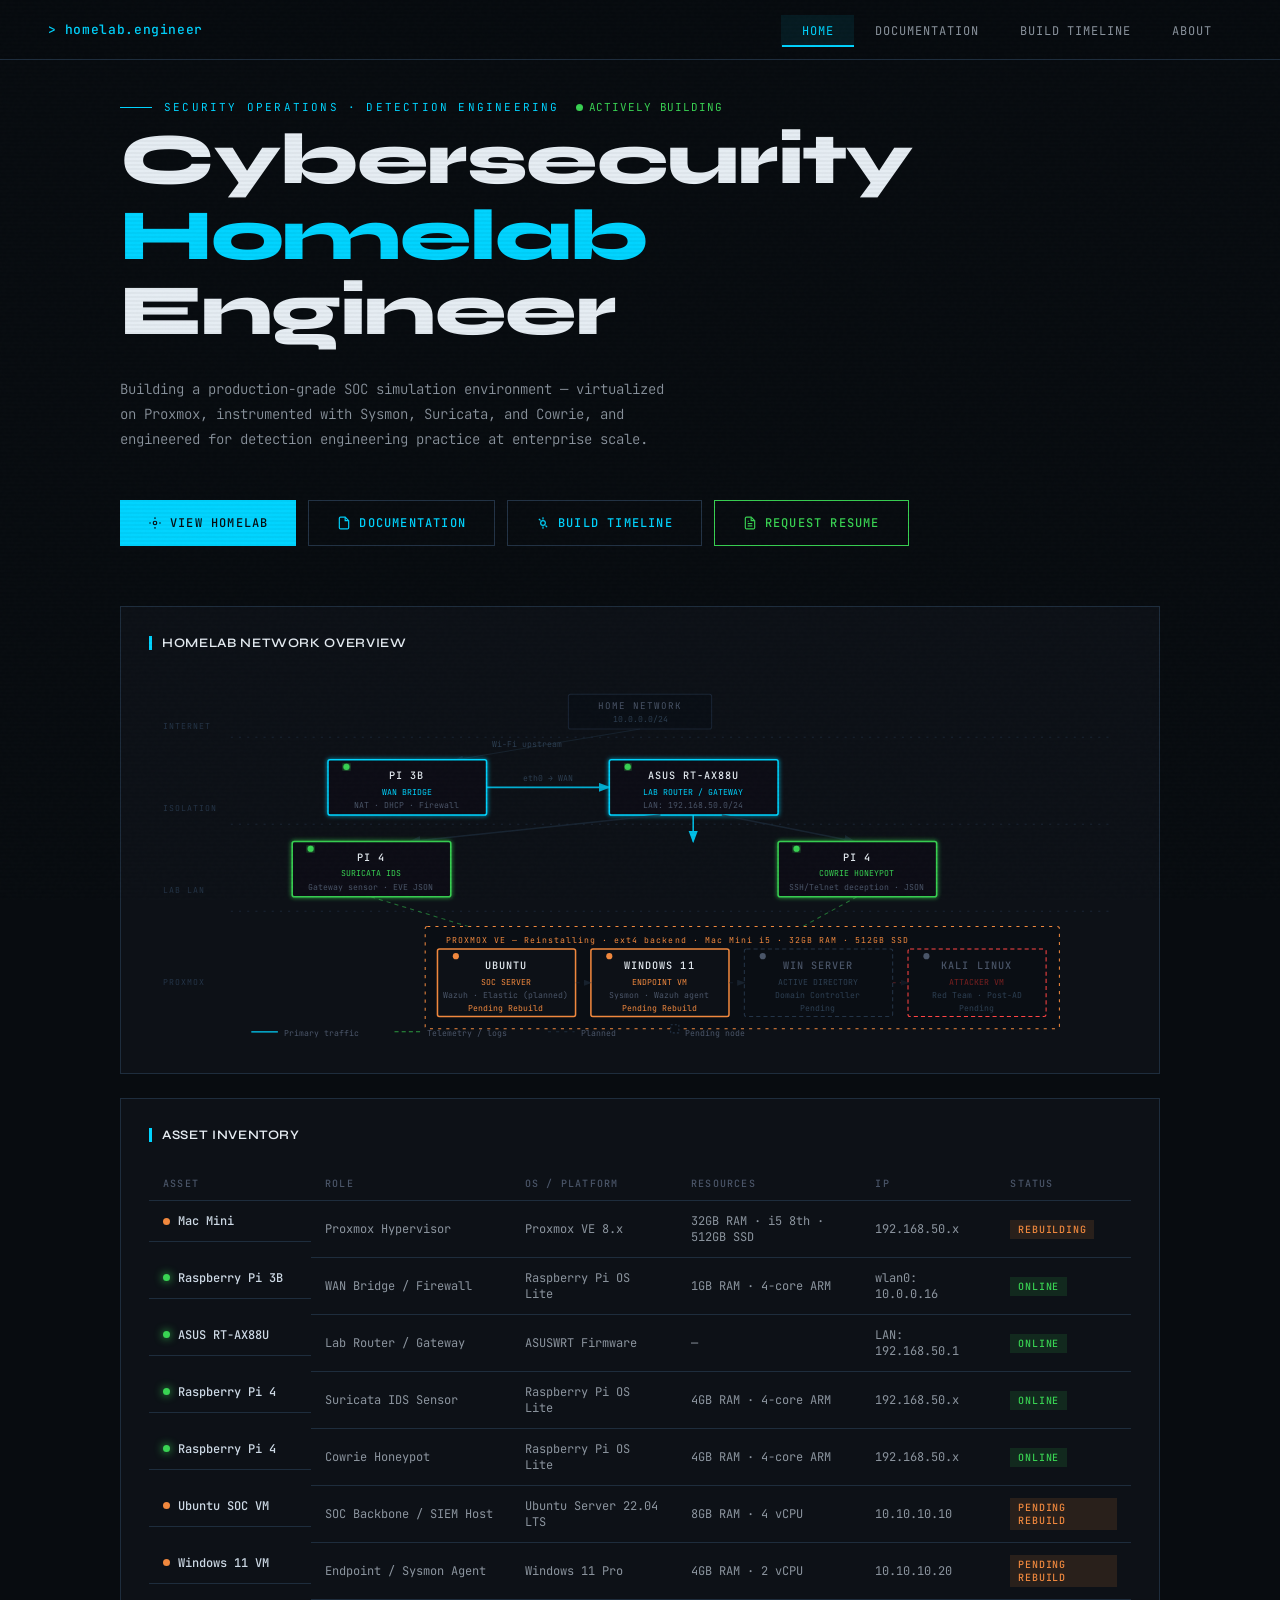
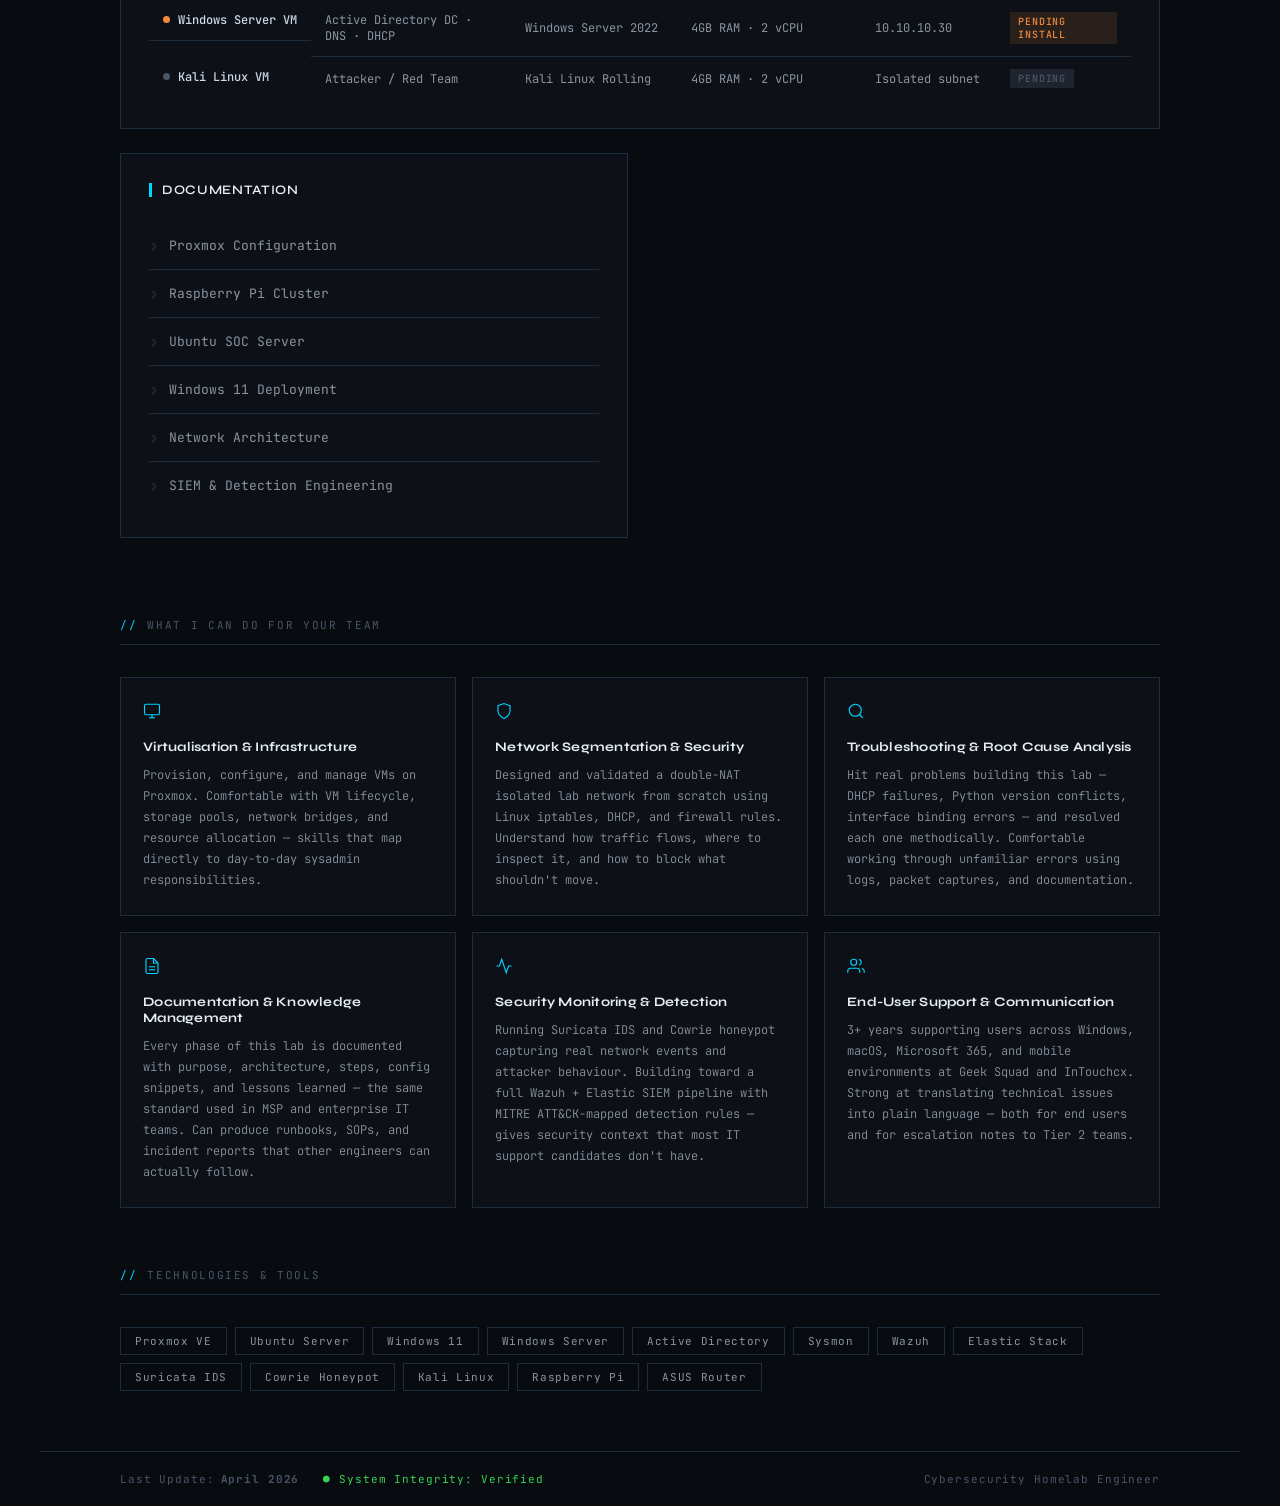
<file: index.html>
<!DOCTYPE html>
<html lang="en">
<head>
<meta charset="UTF-8">
<meta name="viewport" content="width=device-width, initial-scale=1.0">
<title>Home | Cybersecurity Homelab</title>
<link rel="preconnect" href="https://fonts.googleapis.com">
<link href="https://fonts.googleapis.com/css2?family=JetBrains+Mono:wght@300;400;500;700&family=Syne:wght@400;600;700;800&display=swap" rel="stylesheet">
<link rel="stylesheet" href="style.css">
</head>
<body>

<!-- NAV -->
<nav>
  <div class="nav-logo">homelab.engineer</div>
  <ul class="nav-links">
    <li><a href="index.html" class="active">Home</a></li>
    <li><a href="documentation.html">Documentation</a></li>
    <li><a href="timeline.html">Build Timeline</a></li>
    <li><a href="about.html">About</a></li>
  </ul>
</nav>

<main>

  <div class="hero">
    <div style="display:flex; align-items:center; gap:16px; margin-bottom:8px; flex-wrap:wrap;">
      <div class="hero-tag" style="margin-bottom:0">Security Operations · Detection Engineering</div>
      <div style="display:flex; align-items:center; gap:6px; font-family:var(--font-mono); font-size:11px; color:var(--green); letter-spacing:0.08em;">
        <span style="width:7px; height:7px; border-radius:50%; background:var(--green); display:inline-block; animation:pulse 2s ease-in-out infinite;"></span>
        ACTIVELY BUILDING
      </div>
    </div>
    <h1>Cybersecurity<br><span>Homelab</span> Engineer</h1>
    <p class="hero-sub">
      Building a production-grade SOC simulation environment — virtualized on Proxmox, instrumented with Sysmon, Suricata, and Cowrie, and engineered for detection engineering practice at enterprise scale.
    </p>
    <div class="hero-btns">
      <a href="#network-section" class="btn btn-primary">
        <svg width="14" height="14" viewBox="0 0 24 24" fill="none" stroke="currentColor" stroke-width="2"><circle cx="12" cy="12" r="3"/><path d="M2 12h3M19 12h3M12 2v3M12 19v3"/></svg>
        View Homelab
      </a>
      <a href="documentation.html" class="btn btn-outline">
        <svg width="14" height="14" viewBox="0 0 24 24" fill="none" stroke="currentColor" stroke-width="2"><path d="M14 2H6a2 2 0 0 0-2 2v16a2 2 0 0 0 2 2h12a2 2 0 0 0 2-2V8z"/><polyline points="14 2 14 8 20 8"/></svg>
        Documentation
      </a>
      <a href="timeline.html" class="btn btn-outline">
        <svg width="14" height="14" viewBox="0 0 24 24" fill="none" stroke="currentColor" stroke-width="2"><line x1="12" y1="2" x2="12" y2="6"/><line x1="12" y1="18" x2="12" y2="22"/><circle cx="12" cy="12" r="4"/><line x1="4.93" y1="4.93" x2="7.76" y2="7.76"/><line x1="16.24" y1="16.24" x2="19.07" y2="19.07"/></svg>
        Build Timeline
      </a>
      <a href="mailto:ranaveer.singh.cyber@gmail.com?subject=Resume%20Request%20%E2%80%94%20Homelab%20Portfolio&body=Hi%20Ranaveer%2C%0A%0AI%20came%20across%20your%20homelab%20portfolio%20and%20would%20like%20to%20request%20a%20copy%20of%20your%20resume.%0A%0AName%3A%20%5BYour%20Name%5D%0ACompany%3A%20%5BYour%20Company%5D%0ARole%20of%20interest%3A%20%5BRole%5D%0A%0AThank%20you" class="btn btn-resume">
        <svg width="14" height="14" viewBox="0 0 24 24" fill="none" stroke="currentColor" stroke-width="2"><path d="M14 2H6a2 2 0 0 0-2 2v16a2 2 0 0 0 2 2h12a2 2 0 0 0 2-2V8z"/><polyline points="14 2 14 8 20 8"/><line x1="16" y1="13" x2="8" y2="13"/><line x1="16" y1="17" x2="8" y2="17"/><polyline points="10 9 9 9 8 9"/></svg>
        Request Resume
      </a>
    </div>
  </div>

  <!-- NETWORK DIAGRAM -->
  <div class="home-grid" id="network-section">
    <div class="card card-full">
      <div class="card-title">Homelab Network Overview</div>
      <div class="network-diagram" style="height:370px">
        <svg class="net-svg" viewBox="0 0 960 360" fill="none" xmlns="http://www.w3.org/2000/svg">
          <defs>
            <marker id="arrow" markerWidth="8" markerHeight="8" refX="7" refY="3" orient="auto">
              <path d="M0,0 L0,6 L8,3 z" fill="#1e2d3d"/>
            </marker>
            <marker id="arrow-accent" markerWidth="8" markerHeight="8" refX="7" refY="3" orient="auto">
              <path d="M0,0 L0,6 L8,3 z" fill="#00d4ff"/>
            </marker>
            <marker id="arrow-dim" markerWidth="8" markerHeight="8" refX="7" refY="3" orient="auto">
              <path d="M0,0 L0,6 L8,3 z" fill="#243447"/>
            </marker>
            <filter id="glow">
              <feGaussianBlur stdDeviation="3" result="coloredBlur"/>
              <feMerge><feMergeNode in="coloredBlur"/><feMergeNode in="SourceGraphic"/></feMerge>
            </filter>
            <filter id="glow-sm">
              <feGaussianBlur stdDeviation="2" result="coloredBlur"/>
              <feMerge><feMergeNode in="coloredBlur"/><feMergeNode in="SourceGraphic"/></feMerge>
            </filter>
          </defs>

          <!-- ── LAYER LABELS ── -->
          <text x="14" y="52" font-family="JetBrains Mono,monospace" font-size="8" fill="#243447" letter-spacing="1">INTERNET</text>
          <text x="14" y="132" font-family="JetBrains Mono,monospace" font-size="8" fill="#243447" letter-spacing="1">ISOLATION</text>
          <text x="14" y="212" font-family="JetBrains Mono,monospace" font-size="8" fill="#243447" letter-spacing="1">LAB LAN</text>
          <text x="14" y="302" font-family="JetBrains Mono,monospace" font-size="8" fill="#243447" letter-spacing="1">PROXMOX</text>

          <!-- ── HORIZONTAL DIVIDERS ── -->
          <line x1="80" y1="60" x2="940" y2="60" stroke="#1a2535" stroke-width="1" stroke-dasharray="2,6"/>
          <line x1="80" y1="145" x2="940" y2="145" stroke="#1a2535" stroke-width="1" stroke-dasharray="2,6"/>
          <line x1="80" y1="230" x2="940" y2="230" stroke="#1a2535" stroke-width="1" stroke-dasharray="2,6"/>

          <!-- ══ ROW 1: Internet Cloud ══ -->
          <!-- Internet label box -->
          <rect x="410" y="18" width="140" height="34" rx="2" fill="#0a0f16" stroke="#1a2535" stroke-width="1"/>
          <text x="480" y="32" font-family="JetBrains Mono,monospace" font-size="9" fill="#4a5568" text-anchor="middle" letter-spacing="1">HOME NETWORK</text>
          <text x="480" y="45" font-family="JetBrains Mono,monospace" font-size="8" fill="#2d3f52" text-anchor="middle">10.0.0.0/24</text>

          <!-- Internet → Pi3B -->
          <line x1="480" y1="52" x2="300" y2="82" stroke="#1e2d3d" stroke-width="1" marker-end="url(#arrow)" opacity="0.6"/>
          <text x="370" y="70" font-family="JetBrains Mono,monospace" font-size="8" fill="#2d3f52" text-anchor="middle">Wi-Fi upstream</text>

          <!-- ══ ROW 2: Pi 3B (WAN Bridge) ══ -->
          <!-- Pi 3B node — LEFT, accent colored as it's the entry point -->
          <rect x="175" y="82" width="155" height="54" rx="2" fill="#0d1117" stroke="#00d4ff" stroke-width="1.5" filter="url(#glow-sm)"/>
          <text x="252" y="101" font-family="JetBrains Mono,monospace" font-size="10" fill="#e6edf3" font-weight="500" text-anchor="middle" letter-spacing="1">PI 3B</text>
          <text x="252" y="116" font-family="JetBrains Mono,monospace" font-size="8" fill="#00d4ff" text-anchor="middle">WAN BRIDGE</text>
          <text x="252" y="129" font-family="JetBrains Mono,monospace" font-size="8" fill="#4a5568" text-anchor="middle">NAT · DHCP · Firewall</text>
          <circle cx="193" cy="89" r="3" fill="#39d353" filter="url(#glow-sm)"/>

          <!-- Pi3B → ASUS -->
          <line x1="330" y1="109" x2="450" y2="109" stroke="#00d4ff" stroke-width="1.5" marker-end="url(#arrow-accent)" opacity="0.8"/>
          <text x="390" y="103" font-family="JetBrains Mono,monospace" font-size="8" fill="#2d3f52" text-anchor="middle">eth0 → WAN</text>

          <!-- ASUS Router node — CENTER -->
          <rect x="450" y="82" width="165" height="54" rx="2" fill="#0d1117" stroke="#00d4ff" stroke-width="1.5" filter="url(#glow-sm)"/>
          <text x="532" y="101" font-family="JetBrains Mono,monospace" font-size="10" fill="#e6edf3" font-weight="500" text-anchor="middle" letter-spacing="1">ASUS RT-AX88U</text>
          <text x="532" y="116" font-family="JetBrains Mono,monospace" font-size="8" fill="#00d4ff" text-anchor="middle">LAB ROUTER / GATEWAY</text>
          <text x="532" y="129" font-family="JetBrains Mono,monospace" font-size="8" fill="#4a5568" text-anchor="middle">LAN: 192.168.50.0/24</text>
          <circle cx="468" cy="89" r="3" fill="#39d353" filter="url(#glow-sm)"/>

          <!-- ══ ROW 3: Pi 4 Suricata + Pi 4 Honeypot ══ -->

          <!-- ASUS → Pi4 Suricata -->
          <line x1="500" y1="136" x2="255" y2="162" stroke="#1e2d3d" stroke-width="1.5" marker-end="url(#arrow)" opacity="0.7"/>

          <!-- ASUS → Pi4 Honeypot -->
          <line x1="560" y1="136" x2="690" y2="162" stroke="#1e2d3d" stroke-width="1.5" marker-end="url(#arrow)" opacity="0.7"/>

          <!-- ASUS → Proxmox (straight down) -->
          <line x1="532" y1="136" x2="532" y2="162" stroke="#00d4ff" stroke-width="1.5" marker-end="url(#arrow-accent)" opacity="0.9"/>

          <!-- Pi 4 Suricata -->
          <rect x="140" y="162" width="155" height="54" rx="2" fill="#0d1117" stroke="#39d353" stroke-width="1.5" filter="url(#glow-sm)"/>
          <text x="217" y="181" font-family="JetBrains Mono,monospace" font-size="10" fill="#e6edf3" font-weight="500" text-anchor="middle" letter-spacing="1">PI 4</text>
          <text x="217" y="196" font-family="JetBrains Mono,monospace" font-size="8" fill="#39d353" text-anchor="middle">SURICATA IDS</text>
          <text x="217" y="209" font-family="JetBrains Mono,monospace" font-size="8" fill="#4a5568" text-anchor="middle">Gateway sensor · EVE JSON</text>
          <circle cx="158" cy="169" r="3" fill="#39d353" filter="url(#glow-sm)"/>

          <!-- Pi 4 Honeypot -->
          <rect x="615" y="162" width="155" height="54" rx="2" fill="#0d1117" stroke="#39d353" stroke-width="1.5" filter="url(#glow-sm)"/>
          <text x="692" y="181" font-family="JetBrains Mono,monospace" font-size="10" fill="#e6edf3" font-weight="500" text-anchor="middle" letter-spacing="1">PI 4</text>
          <text x="692" y="196" font-family="JetBrains Mono,monospace" font-size="8" fill="#39d353" text-anchor="middle">COWRIE HONEYPOT</text>
          <text x="692" y="209" font-family="JetBrains Mono,monospace" font-size="8" fill="#4a5568" text-anchor="middle">SSH/Telnet deception · JSON</text>
          <circle cx="633" cy="169" r="3" fill="#39d353" filter="url(#glow-sm)"/>

          <!-- ══ ROW 4: Proxmox + VMs ══ -->

          <!-- Suricata → Ubuntu (telemetry dashed) -->
          <line x1="217" y1="216" x2="400" y2="272" stroke="#39d353" stroke-width="1" stroke-dasharray="4,4" opacity="0.5" marker-end="url(#arrow-dim)"/>

          <!-- Honeypot → Ubuntu (telemetry dashed) -->
          <line x1="692" y1="216" x2="590" y2="272" stroke="#39d353" stroke-width="1" stroke-dasharray="4,4" opacity="0.5" marker-end="url(#arrow-dim)"/>

          <!-- Proxmox host box (background) — wider to fit Kali -->
          <rect x="270" y="245" width="620" height="100" rx="2" fill="#0a0e14" stroke="#f0883e" stroke-width="1" stroke-dasharray="3,5"/>
          <text x="290" y="261" font-family="JetBrains Mono,monospace" font-size="8" fill="#f0883e" letter-spacing="1">PROXMOX VE — Reinstalling · ext4 backend · Mac Mini i5 · 32GB RAM · 512GB SSD</text>

          <!-- Ubuntu SOC VM -->
          <rect x="282" y="267" width="135" height="66" rx="2" fill="#0d1117" stroke="#f0883e" stroke-width="1.5"/>
          <text x="349" y="287" font-family="JetBrains Mono,monospace" font-size="10" fill="#e6edf3" font-weight="500" text-anchor="middle" letter-spacing="1">UBUNTU</text>
          <text x="349" y="302" font-family="JetBrains Mono,monospace" font-size="8" fill="#f0883e" text-anchor="middle">SOC SERVER</text>
          <text x="349" y="315" font-family="JetBrains Mono,monospace" font-size="8" fill="#4a5568" text-anchor="middle">Wazuh · Elastic (planned)</text>
          <text x="349" y="328" font-family="JetBrains Mono,monospace" font-size="8" fill="#f0883e" text-anchor="middle">Pending Rebuild</text>
          <circle cx="300" cy="274" r="3" fill="#f0883e"/>

          <!-- Windows 11 VM -->
          <rect x="432" y="267" width="135" height="66" rx="2" fill="#0d1117" stroke="#f0883e" stroke-width="1.5"/>
          <text x="499" y="287" font-family="JetBrains Mono,monospace" font-size="10" fill="#e6edf3" font-weight="500" text-anchor="middle" letter-spacing="1">WINDOWS 11</text>
          <text x="499" y="302" font-family="JetBrains Mono,monospace" font-size="8" fill="#f0883e" text-anchor="middle">ENDPOINT VM</text>
          <text x="499" y="315" font-family="JetBrains Mono,monospace" font-size="8" fill="#4a5568" text-anchor="middle">Sysmon · Wazuh agent</text>
          <text x="499" y="328" font-family="JetBrains Mono,monospace" font-size="8" fill="#f0883e" text-anchor="middle">Pending Rebuild</text>
          <circle cx="450" cy="274" r="3" fill="#f0883e"/>

          <!-- Win Server AD (pending) — inside Proxmox box -->
          <rect x="582" y="267" width="145" height="66" rx="2" fill="#0a0e14" stroke="#243447" stroke-width="1" stroke-dasharray="4,3"/>
          <text x="654" y="287" font-family="JetBrains Mono,monospace" font-size="10" fill="#4a5568" font-weight="500" text-anchor="middle" letter-spacing="1">WIN SERVER</text>
          <text x="654" y="302" font-family="JetBrains Mono,monospace" font-size="8" fill="#2d3f52" text-anchor="middle">ACTIVE DIRECTORY</text>
          <text x="654" y="315" font-family="JetBrains Mono,monospace" font-size="8" fill="#2d3f52" text-anchor="middle">Domain Controller</text>
          <text x="654" y="328" font-family="JetBrains Mono,monospace" font-size="8" fill="#2d3f52" text-anchor="middle">Pending</text>
          <circle cx="600" cy="274" r="3" fill="#4a5568"/>

          <!-- Kali Linux VM (pending) — inside Proxmox box -->
          <rect x="742" y="267" width="135" height="66" rx="2" fill="#0a0e14" stroke="#ff4444" stroke-width="1" stroke-dasharray="4,3"/>
          <text x="809" y="287" font-family="JetBrains Mono,monospace" font-size="10" fill="#4a5568" font-weight="500" text-anchor="middle" letter-spacing="1">KALI LINUX</text>
          <text x="809" y="302" font-family="JetBrains Mono,monospace" font-size="8" fill="#7a2020" text-anchor="middle">ATTACKER VM</text>
          <text x="809" y="315" font-family="JetBrains Mono,monospace" font-size="8" fill="#2d3f52" text-anchor="middle">Red Team · Post-AD</text>
          <text x="809" y="328" font-family="JetBrains Mono,monospace" font-size="8" fill="#2d3f52" text-anchor="middle">Pending</text>
          <circle cx="760" cy="274" r="3" fill="#4a5568"/>
          <!-- Win Server ↔ Kali (planned attack path) -->
          <line x1="727" y1="300" x2="742" y2="300" stroke="#ff4444" stroke-width="1" stroke-dasharray="3,4" opacity="0.3" marker-end="url(#arrow-dim)"/>

          <!-- Ubuntu ↔ Win11 telemetry -->
          <line x1="417" y1="300" x2="432" y2="300" stroke="#1e2d3d" stroke-width="1" stroke-dasharray="4,4" opacity="0.5" marker-end="url(#arrow-dim)"/>
          <!-- Win11 ↔ Win Server telemetry -->
          <line x1="567" y1="300" x2="582" y2="300" stroke="#1e2d3d" stroke-width="1" stroke-dasharray="4,4" opacity="0.5" marker-end="url(#arrow-dim)"/>
          <!-- ── LEGEND ── -->
          <line x1="100" y1="348" x2="126" y2="348" stroke="#00d4ff" stroke-width="1.5" opacity="0.8"/>
          <text x="132" y="352" font-family="JetBrains Mono,monospace" font-size="8" fill="#4a5568">Primary traffic</text>
          <line x1="240" y1="348" x2="266" y2="348" stroke="#39d353" stroke-width="1" stroke-dasharray="4,3" opacity="0.7"/>
          <text x="272" y="352" font-family="JetBrains Mono,monospace" font-size="8" fill="#4a5568">Telemetry / logs</text>
          <line x1="390" y1="348" x2="416" y2="348" stroke="#1e2d3d" stroke-width="1" stroke-dasharray="3,5"/>
          <text x="422" y="352" font-family="JetBrains Mono,monospace" font-size="8" fill="#4a5568">Planned</text>
          <rect x="510" y="341" width="8" height="8" fill="#0a0e14" stroke="#243447" stroke-width="1" stroke-dasharray="2,2"/>
          <text x="524" y="352" font-family="JetBrains Mono,monospace" font-size="8" fill="#4a5568">Pending node</text>
        </svg>
      </div>
    </div>

    <!-- ASSET INVENTORY TABLE -->
    <div class="card card-full">
      <div class="card-title">Asset Inventory</div>
      <div class="asset-table-wrap">
        <table class="asset-table">
          <thead>
            <tr>
              <th>Asset</th>
              <th>Role</th>
              <th>OS / Platform</th>
              <th>Resources</th>
              <th>IP</th>
              <th>Status</th>
            </tr>
          </thead>
          <tbody>
            <tr>
              <td class="asset-name"><span class="asset-dot dot-orange"></span>Mac Mini</td>
              <td>Proxmox Hypervisor</td>
              <td>Proxmox VE 8.x</td>
              <td>32GB RAM · i5 8th · 512GB SSD</td>
              <td>192.168.50.x</td>
              <td><span class="tag tag-orange">Rebuilding</span></td>
            </tr>
            <tr>
              <td class="asset-name"><span class="asset-dot dot-green"></span>Raspberry Pi 3B</td>
              <td>WAN Bridge / Firewall</td>
              <td>Raspberry Pi OS Lite</td>
              <td>1GB RAM · 4-core ARM</td>
              <td>wlan0: 10.0.0.16</td>
              <td><span class="tag tag-green">Online</span></td>
            </tr>
            <tr>
              <td class="asset-name"><span class="asset-dot dot-green"></span>ASUS RT-AX88U</td>
              <td>Lab Router / Gateway</td>
              <td>ASUSWRT Firmware</td>
              <td>—</td>
              <td>LAN: 192.168.50.1</td>
              <td><span class="tag tag-green">Online</span></td>
            </tr>
            <tr>
              <td class="asset-name"><span class="asset-dot dot-green"></span>Raspberry Pi 4</td>
              <td>Suricata IDS Sensor</td>
              <td>Raspberry Pi OS Lite</td>
              <td>4GB RAM · 4-core ARM</td>
              <td>192.168.50.x</td>
              <td><span class="tag tag-green">Online</span></td>
            </tr>
            <tr>
              <td class="asset-name"><span class="asset-dot dot-green"></span>Raspberry Pi 4</td>
              <td>Cowrie Honeypot</td>
              <td>Raspberry Pi OS Lite</td>
              <td>4GB RAM · 4-core ARM</td>
              <td>192.168.50.x</td>
              <td><span class="tag tag-green">Online</span></td>
            </tr>
            <tr>
              <td class="asset-name"><span class="asset-dot dot-orange"></span>Ubuntu SOC VM</td>
              <td>SOC Backbone / SIEM Host</td>
              <td>Ubuntu Server 22.04 LTS</td>
              <td>8GB RAM · 4 vCPU</td>
              <td>10.10.10.10</td>
              <td><span class="tag tag-orange">Pending Rebuild</span></td>
            </tr>
            <tr>
              <td class="asset-name"><span class="asset-dot dot-orange"></span>Windows 11 VM</td>
              <td>Endpoint / Sysmon Agent</td>
              <td>Windows 11 Pro</td>
              <td>4GB RAM · 2 vCPU</td>
              <td>10.10.10.20</td>
              <td><span class="tag tag-orange">Pending Rebuild</span></td>
            </tr>
            <tr>
              <td class="asset-name"><span class="asset-dot dot-orange"></span>Windows Server VM</td>
              <td>Active Directory DC · DNS · DHCP</td>
              <td>Windows Server 2022</td>
              <td>4GB RAM · 2 vCPU</td>
              <td>10.10.10.30</td>
              <td><span class="tag tag-orange">Pending Install</span></td>
            </tr>
            <tr>
              <td class="asset-name"><span class="asset-dot dot-gray"></span>Kali Linux VM</td>
              <td>Attacker / Red Team</td>
              <td>Kali Linux Rolling</td>
              <td>4GB RAM · 2 vCPU</td>
              <td>Isolated subnet</td>
              <td><span class="tag tag-gray">Pending</span></td>
            </tr>
          </tbody>
        </table>
      </div>
    </div>

    <!-- DOCUMENTATION LINKS -->
    <div class="card">
      <div class="card-title">Documentation</div>
      <ul class="doc-links">
        <li class="doc-link-item"><a href="documentation.html#proxmox">Proxmox Configuration</a></li>
        <li class="doc-link-item"><a href="documentation.html#raspi">Raspberry Pi Cluster</a></li>
        <li class="doc-link-item"><a href="documentation.html#ubuntu">Ubuntu SOC Server</a></li>
        <li class="doc-link-item"><a href="documentation.html#windows">Windows 11 Deployment</a></li>
        <li class="doc-link-item"><a href="documentation.html#network">Network Architecture</a></li>
        <li class="doc-link-item"><a href="documentation.html#siem">SIEM &amp; Detection Engineering</a></li>
      </ul>
    </div>
  </div>

  <!-- WHAT I CAN DO -->
  <div class="value-section">
    <div class="section-label">What I Can Do For Your Team</div>
    <div class="value-grid">

      <div class="value-card">
        <div class="value-icon">
          <svg width="18" height="18" viewBox="0 0 24 24" fill="none" stroke="currentColor" stroke-width="1.5"><rect x="2" y="3" width="20" height="14" rx="2"/><line x1="8" y1="21" x2="16" y2="21"/><line x1="12" y1="17" x2="12" y2="21"/></svg>
        </div>
        <div class="value-title">Virtualisation & Infrastructure</div>
        <div class="value-body">Provision, configure, and manage VMs on Proxmox. Comfortable with VM lifecycle, storage pools, network bridges, and resource allocation — skills that map directly to day-to-day sysadmin responsibilities.</div>
      </div>

      <div class="value-card">
        <div class="value-icon">
          <svg width="18" height="18" viewBox="0 0 24 24" fill="none" stroke="currentColor" stroke-width="1.5"><path d="M12 22s8-4 8-10V5l-8-3-8 3v7c0 6 8 10 8 10z"/></svg>
        </div>
        <div class="value-title">Network Segmentation & Security</div>
        <div class="value-body">Designed and validated a double-NAT isolated lab network from scratch using Linux iptables, DHCP, and firewall rules. Understand how traffic flows, where to inspect it, and how to block what shouldn't move.</div>
      </div>

      <div class="value-card">
        <div class="value-icon">
          <svg width="18" height="18" viewBox="0 0 24 24" fill="none" stroke="currentColor" stroke-width="1.5"><circle cx="11" cy="11" r="8"/><line x1="21" y1="21" x2="16.65" y2="16.65"/></svg>
        </div>
        <div class="value-title">Troubleshooting & Root Cause Analysis</div>
        <div class="value-body">Hit real problems building this lab — DHCP failures, Python version conflicts, interface binding errors — and resolved each one methodically. Comfortable working through unfamiliar errors using logs, packet captures, and documentation.</div>
      </div>

      <div class="value-card">
        <div class="value-icon">
          <svg width="18" height="18" viewBox="0 0 24 24" fill="none" stroke="currentColor" stroke-width="1.5"><path d="M14 2H6a2 2 0 0 0-2 2v16a2 2 0 0 0 2 2h12a2 2 0 0 0 2-2V8z"/><polyline points="14 2 14 8 20 8"/><line x1="16" y1="13" x2="8" y2="13"/><line x1="16" y1="17" x2="8" y2="17"/></svg>
        </div>
        <div class="value-title">Documentation & Knowledge Management</div>
        <div class="value-body">Every phase of this lab is documented with purpose, architecture, steps, config snippets, and lessons learned — the same standard used in MSP and enterprise IT teams. Can produce runbooks, SOPs, and incident reports that other engineers can actually follow.</div>
      </div>

      <div class="value-card">
        <div class="value-icon">
          <svg width="18" height="18" viewBox="0 0 24 24" fill="none" stroke="currentColor" stroke-width="1.5"><polyline points="22 12 18 12 15 21 9 3 6 12 2 12"/></svg>
        </div>
        <div class="value-title">Security Monitoring & Detection</div>
        <div class="value-body">Running Suricata IDS and Cowrie honeypot capturing real network events and attacker behaviour. Building toward a full Wazuh + Elastic SIEM pipeline with MITRE ATT&CK-mapped detection rules — gives security context that most IT support candidates don't have.</div>
      </div>

      <div class="value-card">
        <div class="value-icon">
          <svg width="18" height="18" viewBox="0 0 24 24" fill="none" stroke="currentColor" stroke-width="1.5"><path d="M17 21v-2a4 4 0 0 0-4-4H5a4 4 0 0 0-4 4v2"/><circle cx="9" cy="7" r="4"/><path d="M23 21v-2a4 4 0 0 0-3-3.87"/><path d="M16 3.13a4 4 0 0 1 0 7.75"/></svg>
        </div>
        <div class="value-title">End-User Support & Communication</div>
        <div class="value-body">3+ years supporting users across Windows, macOS, Microsoft 365, and mobile environments at Geek Squad and InTouchcx. Strong at translating technical issues into plain language — both for end users and for escalation notes to Tier 2 teams.</div>
      </div>

    </div>
  </div>

  <!-- TOOLS STRIP -->
  <div class="tools-strip">
    <div class="section-label">Technologies &amp; Tools</div>
    <div class="tools-grid">
      <span class="tool-chip">Proxmox VE</span>
      <span class="tool-chip">Ubuntu Server</span>
      <span class="tool-chip">Windows 11</span>
      <span class="tool-chip">Windows Server</span>
      <span class="tool-chip">Active Directory</span>
      <span class="tool-chip">Sysmon</span>
      <span class="tool-chip">Wazuh</span>
      <span class="tool-chip">Elastic Stack</span>
      <span class="tool-chip">Suricata IDS</span>
      <span class="tool-chip">Cowrie Honeypot</span>
      <span class="tool-chip">Kali Linux</span>
      <span class="tool-chip">Raspberry Pi</span>
      <span class="tool-chip">ASUS Router</span>
    </div>
  </div>

  <div class="footer-bar">
    <span>Last Update: <strong>April 2026</strong></span>
    <span class="verified">● System Integrity: Verified</span>
    <span style="margin-left:auto; color: var(--text3)">Cybersecurity Homelab Engineer</span>
  </div>
</main>

</body>
</html>
</file>
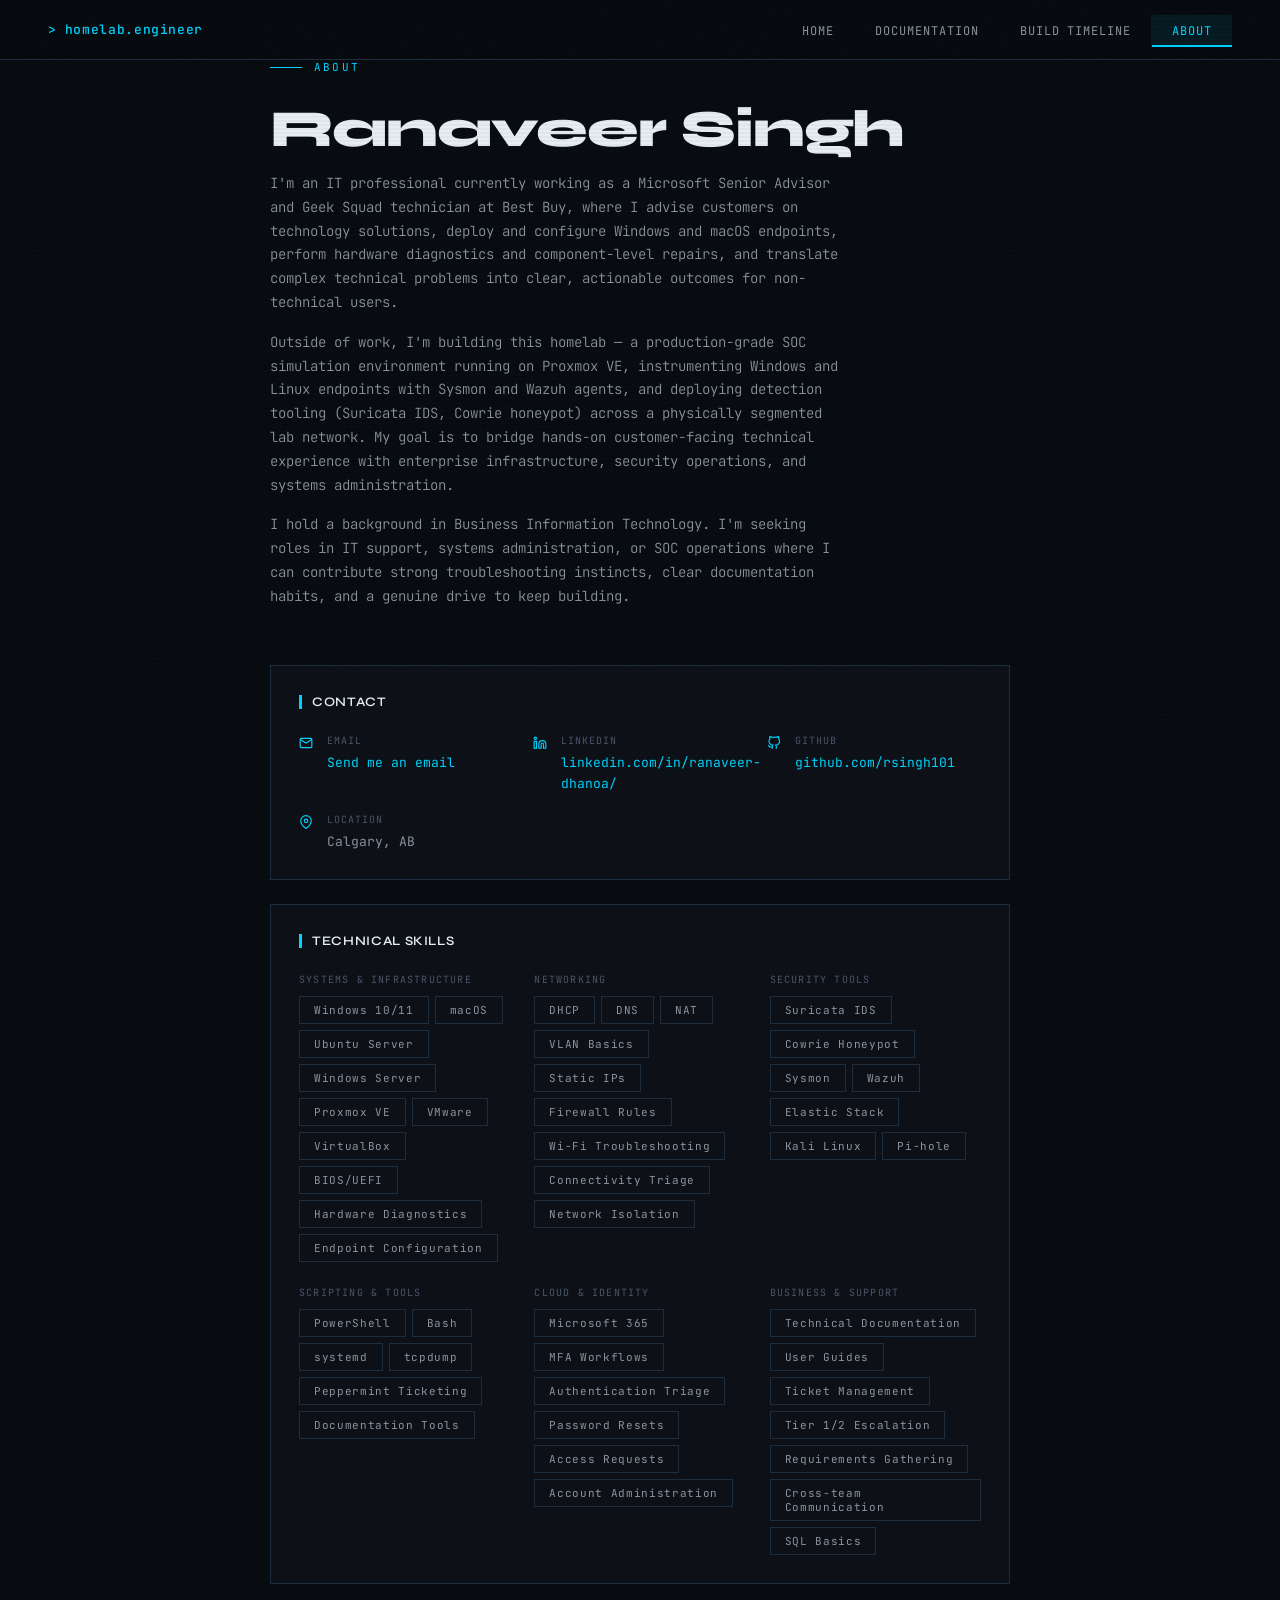
<file: about.html>
<!DOCTYPE html>
<html lang="en">
<head>
<meta charset="UTF-8">
<meta name="viewport" content="width=device-width, initial-scale=1.0">
<title>About | Cybersecurity Homelab</title>
<link rel="preconnect" href="https://fonts.googleapis.com">
<link href="https://fonts.googleapis.com/css2?family=JetBrains+Mono:wght@300;400;500;700&family=Syne:wght@400;600;700;800&display=swap" rel="stylesheet">
<link rel="stylesheet" href="style.css">
</head>
<body>
 
<!-- NAV -->
<nav>
  <div class="nav-logo">homelab.engineer</div>
  <ul class="nav-links">
    <li><a href="index.html">Home</a></li>
    <li><a href="documentation.html">Documentation</a></li>
    <li><a href="timeline.html">Build Timeline</a></li>
    <li><a href="about.html" class="active">About</a></li>
  </ul>
</nav>
 
<main>
  <div style="max-width:900px; margin:0 auto; padding:60px 80px;">
 
    <!-- Header -->
    <div style="margin-bottom:56px;">
      <div class="hero-tag">About</div>
      <h1 style="font-family:var(--font-display); font-size:clamp(32px,5vw,52px); font-weight:800; color:var(--white); letter-spacing:-0.02em; margin-bottom:12px;">
        Ranaveer Singh
      </h1>
 <p style="font-size:14px; color:var(--text2); font-weight:300; line-height:1.7; max-width:580px;">
  I'm an IT professional currently working as a Microsoft Senior Advisor and Geek Squad technician at Best Buy, where I advise customers on technology solutions, deploy and configure Windows and macOS endpoints, perform hardware diagnostics and component-level repairs, and translate complex technical problems into clear, actionable outcomes for non-technical users.
</p>
<p style="font-size:14px; color:var(--text2); font-weight:300; line-height:1.7; max-width:580px; margin-top:16px;">
  Outside of work, I'm building this homelab — a production-grade SOC simulation environment running on Proxmox VE, instrumenting Windows and Linux endpoints with Sysmon and Wazuh agents, and deploying detection tooling (Suricata IDS, Cowrie honeypot) across a physically segmented lab network. My goal is to bridge hands-on customer-facing technical experience with enterprise infrastructure, security operations, and systems administration.
</p>
<p style="font-size:14px; color:var(--text2); font-weight:300; line-height:1.7; max-width:580px; margin-top:16px;">
  I hold a background in Business Information Technology. I'm seeking roles in IT support, systems administration, or SOC operations where I can contribute strong troubleshooting instincts, clear documentation habits, and a genuine drive to keep building.
</p>
    </div>
 
    <!-- Contact Info card (full width) -->
    <div class="card" style="margin-bottom:24px;">
      <div class="card-title">Contact</div>
      <div style="display:grid; grid-template-columns:repeat(auto-fit, minmax(200px,1fr)); gap:20px; margin-top:4px;">
 
        <div style="display:flex; align-items:flex-start; gap:14px;">
          <svg style="margin-top:2px; flex-shrink:0; color:var(--accent)" width="14" height="14" viewBox="0 0 24 24" fill="none" stroke="currentColor" stroke-width="2"><path d="M4 4h16c1.1 0 2 .9 2 2v12c0 1.1-.9 2-2 2H4c-1.1 0-2-.9-2-2V6c0-1.1.9-2 2-2z"/><polyline points="22,6 12,12 2,6"/></svg>
          <div>
            <div style="font-size:10px; color:var(--text3); letter-spacing:0.1em; text-transform:uppercase; margin-bottom:4px;">Email</div>
            <a href="mailto:ranaveer.singh.cyber@gmail.com" style="font-size:13px; color:var(--accent); text-decoration:none;">Send me an email</a>
          </div>
        </div>
 
        <div style="display:flex; align-items:flex-start; gap:14px;">
          <svg style="margin-top:2px; flex-shrink:0; color:var(--accent)" width="14" height="14" viewBox="0 0 24 24" fill="none" stroke="currentColor" stroke-width="2"><path d="M16 8a6 6 0 0 1 6 6v7h-4v-7a2 2 0 0 0-2-2 2 2 0 0 0-2 2v7h-4v-7a6 6 0 0 1 6-6z"/><rect x="2" y="9" width="4" height="12"/><circle cx="4" cy="4" r="2"/></svg>
          <div>
            <div style="font-size:10px; color:var(--text3); letter-spacing:0.1em; text-transform:uppercase; margin-bottom:4px;">LinkedIn</div>
            <!-- REPLACE: your LinkedIn URL -->
            <a href="https://linkedin.com/in/ranaveer-dhanoa/" target="_blank" style="font-size:13px; color:var(--accent); text-decoration:none;">linkedin.com/in/ranaveer-dhanoa/</a>
          </div>
        </div>
 
        <div style="display:flex; align-items:flex-start; gap:14px;">
          <svg style="margin-top:2px; flex-shrink:0; color:var(--accent)" width="14" height="14" viewBox="0 0 24 24" fill="none" stroke="currentColor" stroke-width="2"><path d="M9 19c-5 1.5-5-2.5-7-3m14 6v-3.87a3.37 3.37 0 0 0-.94-2.61c3.14-.35 6.44-1.54 6.44-7A5.44 5.44 0 0 0 20 4.77 5.07 5.07 0 0 0 19.91 1S18.73.65 16 2.48a13.38 13.38 0 0 0-7 0C6.27.65 5.09 1 5.09 1A5.07 5.07 0 0 0 5 4.77a5.44 5.44 0 0 0-1.5 3.78c0 5.42 3.3 6.61 6.44 7A3.37 3.37 0 0 0 9 18.13V22"/></svg>
          <div>
            <div style="font-size:10px; color:var(--text3); letter-spacing:0.1em; text-transform:uppercase; margin-bottom:4px;">GitHub</div>
            <a href="https://github.com/rsingh101" target="_blank" style="font-size:13px; color:var(--accent); text-decoration:none;">github.com/rsingh101</a>
          </div>
        </div>
 
        <div style="display:flex; align-items:flex-start; gap:14px;">
          <svg style="margin-top:2px; flex-shrink:0; color:var(--accent)" width="14" height="14" viewBox="0 0 24 24" fill="none" stroke="currentColor" stroke-width="2"><path d="M21 10c0 7-9 13-9 13s-9-6-9-13a9 9 0 0 1 18 0z"/><circle cx="12" cy="10" r="3"/></svg>
          <div>
            <div style="font-size:10px; color:var(--text3); letter-spacing:0.1em; text-transform:uppercase; margin-bottom:4px;">Location</div>
            <span style="font-size:13px; color:var(--text2);">Calgary, AB</span>
          </div>
        </div>
 
      </div>
    </div>
 
    <!-- Skills card -->
    <div class="card">
      <div class="card-title">Technical Skills</div>
      <div style="display:grid; grid-template-columns:repeat(auto-fit, minmax(200px, 1fr)); gap:24px; margin-top:4px;">
 
        <div>
          <div style="font-size:10px; color:var(--text3); letter-spacing:0.12em; text-transform:uppercase; margin-bottom:10px;">Systems &amp; Infrastructure</div>
          <div style="display:flex; flex-wrap:wrap; gap:6px;">
            <span class="tool-chip">Windows 10/11</span>
            <span class="tool-chip">macOS</span>
            <span class="tool-chip">Ubuntu Server</span>
            <span class="tool-chip">Windows Server</span>
            <span class="tool-chip">Proxmox VE</span>
            <span class="tool-chip">VMware</span>
            <span class="tool-chip">VirtualBox</span>
            <span class="tool-chip">BIOS/UEFI</span>
            <span class="tool-chip">Hardware Diagnostics</span>
            <span class="tool-chip">Endpoint Configuration</span>
          </div>
        </div>
 
        <div>
          <div style="font-size:10px; color:var(--text3); letter-spacing:0.12em; text-transform:uppercase; margin-bottom:10px;">Networking</div>
          <div style="display:flex; flex-wrap:wrap; gap:6px;">
            <span class="tool-chip">DHCP</span>
            <span class="tool-chip">DNS</span>
            <span class="tool-chip">NAT</span>
            <span class="tool-chip">VLAN Basics</span>
            <span class="tool-chip">Static IPs</span>
            <span class="tool-chip">Firewall Rules</span>
            <span class="tool-chip">Wi-Fi Troubleshooting</span>
            <span class="tool-chip">Connectivity Triage</span>
            <span class="tool-chip">Network Isolation</span>
          </div>
        </div>
 
        <div>
          <div style="font-size:10px; color:var(--text3); letter-spacing:0.12em; text-transform:uppercase; margin-bottom:10px;">Security Tools</div>
          <div style="display:flex; flex-wrap:wrap; gap:6px;">
            <span class="tool-chip">Suricata IDS</span>
            <span class="tool-chip">Cowrie Honeypot</span>
            <span class="tool-chip">Sysmon</span>
            <span class="tool-chip">Wazuh</span>
            <span class="tool-chip">Elastic Stack</span>
            <span class="tool-chip">Kali Linux</span>
            <span class="tool-chip">Pi-hole</span>
          </div>
        </div>
 
        <div>
          <div style="font-size:10px; color:var(--text3); letter-spacing:0.12em; text-transform:uppercase; margin-bottom:10px;">Scripting &amp; Tools</div>
          <div style="display:flex; flex-wrap:wrap; gap:6px;">
            <span class="tool-chip">PowerShell</span>
            <span class="tool-chip">Bash</span>
            <span class="tool-chip">systemd</span>
            <span class="tool-chip">tcpdump</span>
            <span class="tool-chip">Peppermint Ticketing</span>
            <span class="tool-chip">Documentation Tools</span>
          </div>
        </div>
 
        <div>
          <div style="font-size:10px; color:var(--text3); letter-spacing:0.12em; text-transform:uppercase; margin-bottom:10px;">Cloud &amp; Identity</div>
          <div style="display:flex; flex-wrap:wrap; gap:6px;">
            <span class="tool-chip">Microsoft 365</span>
            <span class="tool-chip">MFA Workflows</span>
            <span class="tool-chip">Authentication Triage</span>
            <span class="tool-chip">Password Resets</span>
            <span class="tool-chip">Access Requests</span>
            <span class="tool-chip">Account Administration</span>
          </div>
        </div>
 
        <div>
          <div style="font-size:10px; color:var(--text3); letter-spacing:0.12em; text-transform:uppercase; margin-bottom:10px;">Business &amp; Support</div>
          <div style="display:flex; flex-wrap:wrap; gap:6px;">
            <span class="tool-chip">Technical Documentation</span>
            <span class="tool-chip">User Guides</span>
            <span class="tool-chip">Ticket Management</span>
            <span class="tool-chip">Tier 1/2 Escalation</span>
            <span class="tool-chip">Requirements Gathering</span>
            <span class="tool-chip">Cross-team Communication</span>
            <span class="tool-chip">SQL Basics</span>
          </div>
        </div>
 
      </div>
    </div>
 
  </div>
</main>
 
</body>
</html>
</file>
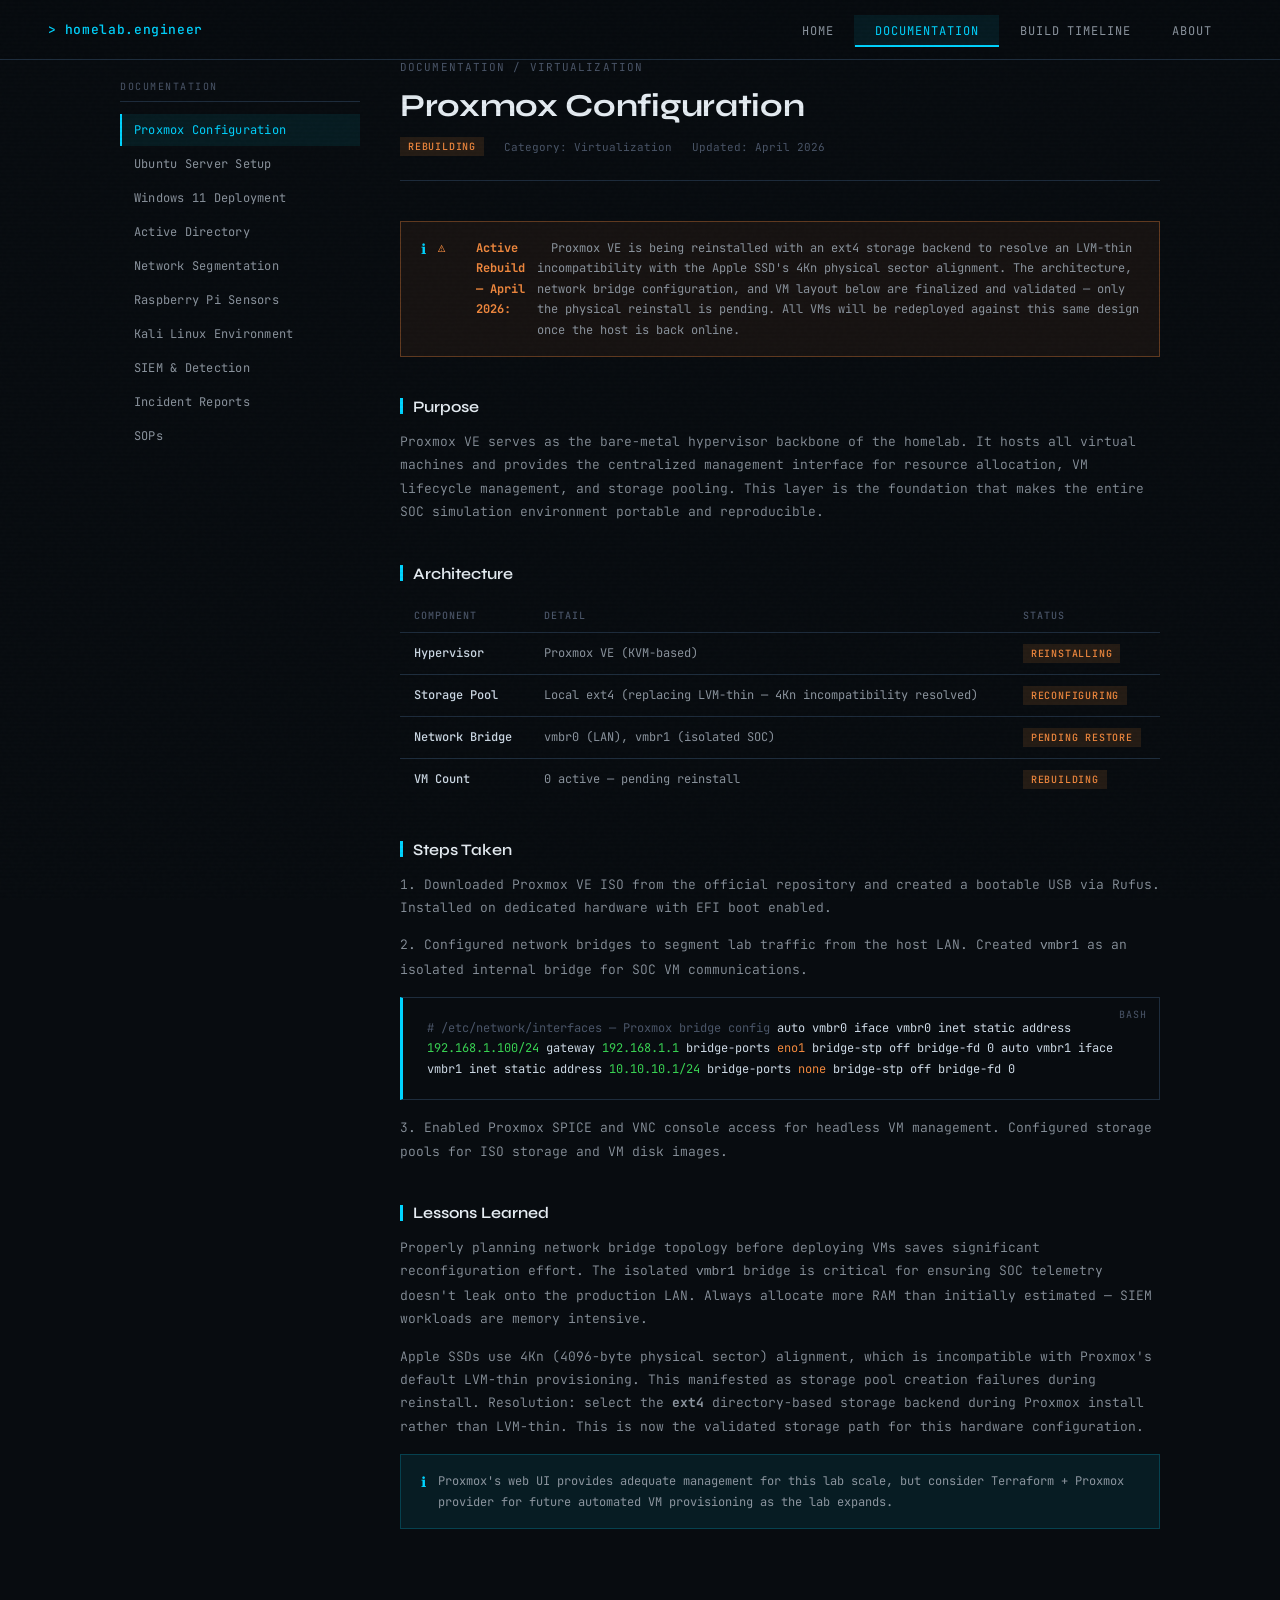
<file: documentation.html>
<!DOCTYPE html>
<html lang="en">
<head>
<meta charset="UTF-8">
<meta name="viewport" content="width=device-width, initial-scale=1.0">
<title>Documentation | Cybersecurity Homelab</title>
<link rel="preconnect" href="https://fonts.googleapis.com">
<link href="https://fonts.googleapis.com/css2?family=JetBrains+Mono:wght@300;400;500;700&family=Syne:wght@400;600;700;800&display=swap" rel="stylesheet">
<link rel="stylesheet" href="style.css">
</head>
<body>

<!-- NAV -->
<nav>
  <div class="nav-logo">homelab.engineer</div>
  <ul class="nav-links">
    <li><a href="index.html">Home</a></li>
    <li><a href="documentation.html" class="active">Documentation</a></li>
    <li><a href="timeline.html">Build Timeline</a></li>
    <li><a href="about.html">About</a></li>
  </ul>
</nav>

<main>
  <div class="docs-layout">
    <!-- Sidebar -->
    <aside class="docs-sidebar">
      <div class="docs-nav-title">Documentation</div>
      <ul class="docs-nav">
        <li><a href="#" class="active" onclick="showDoc('proxmox',this)">Proxmox Configuration</a></li>
        <li><a href="#" onclick="showDoc('ubuntu',this)">Ubuntu Server Setup</a></li>
        <li><a href="#" onclick="showDoc('windows',this)">Windows 11 Deployment</a></li>
        <li><a href="#" onclick="showDoc('ad',this)">Active Directory</a></li>
        <li><a href="#" onclick="showDoc('network',this)">Network Segmentation</a></li>
        <li><a href="#" onclick="showDoc('raspi',this)">Raspberry Pi Sensors</a></li>
        <li><a href="#" onclick="showDoc('kali',this)">Kali Linux Environment</a></li>
        <li><a href="#" onclick="showDoc('siem',this)">SIEM &amp; Detection</a></li>
        <li><a href="#" onclick="showDoc('incidents',this)">Incident Reports</a></li>
        <li><a href="#" onclick="showDoc('sops',this)">SOPs</a></li>
      </ul>
    </aside>

    <!-- Content -->
    <main class="doc-content">

      <!-- PROXMOX -->
      <div id="doc-proxmox" class="doc-page active">
        <div class="doc-header">
          <div class="doc-breadcrumb">Documentation / Virtualization</div>
          <div class="doc-title">Proxmox Configuration</div>
          <div class="doc-meta">
            <span class="tag tag-orange">Rebuilding</span>
            <span>Category: Virtualization</span>
            <span>Updated: April 2026</span>
          </div>
        </div>

        <div class="doc-section">
          <div class="info-box" style="border-color:rgba(240,136,62,0.35); background:rgba(240,136,62,0.06);">
            <span style="color:var(--orange)">⚠</span>&nbsp; <strong style="color:var(--orange)">Active Rebuild — April 2026:</strong>&nbsp; Proxmox VE is being reinstalled with an ext4 storage backend to resolve an LVM-thin incompatibility with the Apple SSD's 4Kn physical sector alignment. The architecture, network bridge configuration, and VM layout below are finalized and validated — only the physical reinstall is pending. All VMs will be redeployed against this same design once the host is back online.
          </div>
        </div>

        <div class="doc-section">
          <h3>Purpose</h3>
          <p>Proxmox VE serves as the bare-metal hypervisor backbone of the homelab. It hosts all virtual machines and provides the centralized management interface for resource allocation, VM lifecycle management, and storage pooling. This layer is the foundation that makes the entire SOC simulation environment portable and reproducible.</p>
        </div>

        <div class="doc-section">
          <h3>Architecture</h3>
          <table class="spec-table">
            <tr><th>Component</th><th>Detail</th><th>Status</th></tr>
            <tr><td>Hypervisor</td><td>Proxmox VE (KVM-based)</td><td><span class="tag tag-orange">Reinstalling</span></td></tr>
            <tr><td>Storage Pool</td><td>Local ext4 (replacing LVM-thin — 4Kn incompatibility resolved)</td><td><span class="tag tag-orange">Reconfiguring</span></td></tr>
            <tr><td>Network Bridge</td><td>vmbr0 (LAN), vmbr1 (isolated SOC)</td><td><span class="tag tag-orange">Pending Restore</span></td></tr>
            <tr><td>VM Count</td><td>0 active — pending reinstall</td><td><span class="tag tag-orange">Rebuilding</span></td></tr>
          </table>
        </div>

        <div class="doc-section">
          <h3>Steps Taken</h3>
          <p>1. Downloaded Proxmox VE ISO from the official repository and created a bootable USB via Rufus. Installed on dedicated hardware with EFI boot enabled.</p>
          <p>2. Configured network bridges to segment lab traffic from the host LAN. Created <code>vmbr1</code> as an isolated internal bridge for SOC VM communications.</p>
          <div class="code-block">
            <span class="code-label">bash</span>
<span class="comment"># /etc/network/interfaces — Proxmox bridge config</span>
auto vmbr0
iface vmbr0 inet static
  address  <span class="val">192.168.1.100/24</span>
  gateway  <span class="val">192.168.1.1</span>
  bridge-ports <span class="key">eno1</span>
  bridge-stp off
  bridge-fd 0

auto vmbr1
iface vmbr1 inet static
  address  <span class="val">10.10.10.1/24</span>
  bridge-ports <span class="key">none</span>
  bridge-stp off
  bridge-fd 0
          </div>
          <p>3. Enabled Proxmox SPICE and VNC console access for headless VM management. Configured storage pools for ISO storage and VM disk images.</p>
        </div>

        <div class="doc-section">
          <h3>Lessons Learned</h3>
          <p>Properly planning network bridge topology before deploying VMs saves significant reconfiguration effort. The isolated <code>vmbr1</code> bridge is critical for ensuring SOC telemetry doesn't leak onto the production LAN. Always allocate more RAM than initially estimated — SIEM workloads are memory intensive.</p>
          <p>Apple SSDs use 4Kn (4096-byte physical sector) alignment, which is incompatible with Proxmox's default LVM-thin provisioning. This manifested as storage pool creation failures during reinstall. Resolution: select the <strong>ext4</strong> directory-based storage backend during Proxmox install rather than LVM-thin. This is now the validated storage path for this hardware configuration.</p>
          <div class="info-box">Proxmox's web UI provides adequate management for this lab scale, but consider Terraform + Proxmox provider for future automated VM provisioning as the lab expands.</div>
        </div>
      </div>

      <!-- UBUNTU -->
      <div id="doc-ubuntu" class="doc-page">
        <div class="doc-header">
          <div class="doc-breadcrumb">Documentation / SOC Infrastructure</div>
          <div class="doc-title">Ubuntu Server Setup</div>
          <div class="doc-meta">
            <span class="tag tag-orange">Pending Rebuild</span>
            <span>Category: SOC Backbone</span>
            <span>Updated: April 2026</span>
          </div>
        </div>
        <div class="doc-section">
          <div class="info-box" style="border-color:rgba(240,136,62,0.35); background:rgba(240,136,62,0.06);">
            <span style="color:var(--orange)">⚠</span>&nbsp; <strong style="color:var(--orange)">Pending Rebuild — April 2026:</strong>&nbsp; VM 100 (Ubuntu SOC Server) is queued for redeployment following the Proxmox storage reconfiguration. Architecture, firewall baseline, and NTP configuration are validated and documented below — redeployment will follow the same spec against the reinstalled Proxmox host.
          </div>
        </div>
        <div class="doc-section">
          <h3>Purpose</h3>
          <p>The Ubuntu Server VM acts as the central SOC backbone — the aggregation point for telemetry from all other nodes. It is designed to eventually run the full Wazuh + Elastic Stack SIEM pipeline. Currently it serves as the log aggregation and management server.</p>
        </div>
        <div class="doc-section">
          <h3>Architecture</h3>
          <table class="spec-table">
            <tr><th>Component</th><th>Detail</th><th>Status</th></tr>
            <tr><td>OS</td><td>Ubuntu Server 22.04 LTS</td><td><span class="tag tag-orange">Pending Rebuild</span></td></tr>
            <tr><td>vCPUs</td><td>4 cores</td><td><span class="tag tag-orange">Pending Rebuild</span></td></tr>
            <tr><td>RAM</td><td>8 GB</td><td><span class="tag tag-orange">Pending Rebuild</span></td></tr>
            <tr><td>Network</td><td>vmbr1 (10.10.10.10)</td><td><span class="tag tag-orange">Pending Rebuild</span></td></tr>
            <tr><td>Wazuh Manager</td><td>Planned deployment</td><td><span class="tag tag-gray">Planned</span></td></tr>
          </table>
        </div>
        <div class="doc-section">
          <h3>Steps Taken</h3>
          <p>Deployed Ubuntu Server 22.04 LTS as a Proxmox VM with a static IP on the isolated SOC bridge. Hardened the SSH configuration and configured UFW firewall rules to allow only necessary inbound traffic.</p>
          <div class="code-block">
            <span class="code-label">bash</span>
<span class="comment"># UFW firewall baseline</span>
<span class="cmd">sudo</span> ufw default deny incoming
<span class="cmd">sudo</span> ufw default allow outgoing
<span class="cmd">sudo</span> ufw allow from <span class="val">10.10.10.0/24</span> to any port <span class="val">22</span>
<span class="cmd">sudo</span> ufw allow <span class="val">9200/tcp</span>   <span class="comment"># Elasticsearch</span>
<span class="cmd">sudo</span> ufw allow <span class="val">1514/tcp</span>   <span class="comment"># Wazuh agent</span>
<span class="cmd">sudo</span> ufw enable
          </div>
          <p>Configured NTP synchronization across all lab VMs to ensure log timestamp consistency — critical for accurate SIEM correlation.</p>
        </div>
        <div class="doc-section">
          <h3>Lessons Learned</h3>
          <p>Time synchronization between all lab nodes is not optional — misaligned timestamps make log correlation nearly impossible. NTP should be configured as a first step on every new VM deployment, not an afterthought.</p>
        </div>
      </div>

      <!-- WINDOWS -->
      <div id="doc-windows" class="doc-page">
        <div class="doc-header">
          <div class="doc-breadcrumb">Documentation / Endpoints</div>
          <div class="doc-title">Windows 11 Deployment</div>
          <div class="doc-meta">
            <span class="tag tag-orange">Pending Rebuild</span>
            <span>Category: Endpoint Telemetry</span>
            <span>Updated: April 2026</span>
          </div>
        </div>
        <div class="doc-section">
          <div class="info-box" style="border-color:rgba(240,136,62,0.35); background:rgba(240,136,62,0.06);">
            <span style="color:var(--orange)">⚠</span>&nbsp; <strong style="color:var(--orange)">Pending Rebuild — April 2026:</strong>&nbsp; VM 101 (Windows 11 Endpoint) is queued for redeployment following the Proxmox storage reconfiguration. Sysmon configuration, event ID targeting, and domain join sequence are validated and documented below — redeployment proceeds once Proxmox and the Ubuntu SOC VM are back online.
          </div>
        </div>
        <div class="doc-section">
          <h3>Purpose</h3>
          <p>Two Windows 11 VMs act as enterprise endpoint simulations. The primary goal is rich endpoint telemetry via Sysmon, providing visibility into process creation, network connections, file operations, and registry changes — the raw material for detection engineering.</p>
        </div>
        <div class="doc-section">
          <h3>Architecture</h3>
          <table class="spec-table">
            <tr><th>Component</th><th>Detail</th><th>Status</th></tr>
            <tr><td>OS</td><td>Windows 11 Pro (x2 VMs)</td><td><span class="tag tag-orange">Pending Rebuild</span></td></tr>
            <tr><td>Sysmon</td><td>SwiftOnSecurity config</td><td><span class="tag tag-orange">Pending Rebuild</span></td></tr>
            <tr><td>Domain Join</td><td>lab.local</td><td><span class="tag tag-gray">Planned</span></td></tr>
            <tr><td>Wazuh Agent</td><td>v4.x</td><td><span class="tag tag-gray">Planned</span></td></tr>
          </table>
        </div>
        <div class="doc-section">
          <h3>Sysmon Configuration</h3>
          <p>Sysmon is deployed with the community-maintained SwiftOnSecurity configuration, which provides broad detection coverage while filtering known-good noise. Key event IDs being captured:</p>
          <div class="code-block">
            <span class="code-label">powershell</span>
<span class="comment"># Install Sysmon with config</span>
<span class="cmd">.\Sysmon64.exe</span> -accepteula -i <span class="val">sysmonconfig-export.xml</span>

<span class="comment"># Verify Sysmon service</span>
<span class="cmd">Get-Service</span> Sysmon64

<span class="comment"># Key Event IDs monitored:</span>
<span class="comment"># EID 1  - Process Creation</span>
<span class="comment"># EID 3  - Network Connection</span>
<span class="comment"># EID 11 - File Create</span>
<span class="comment"># EID 13 - Registry Value Set</span>
<span class="comment"># EID 22 - DNS Query</span>
          </div>
        </div>
        <div class="doc-section">
          <h3>Lessons Learned</h3>
          <p>Sysmon without a properly tuned configuration generates overwhelming noise. Start with the SwiftOnSecurity base config and iterate — suppressing known-good processes first before adding detection rules. The quality of endpoint telemetry directly determines detection fidelity downstream in the SIEM.</p>
        </div>
      </div>

      <!-- AD -->
      <div id="doc-ad" class="doc-page">
        <div class="doc-header">
          <div class="doc-breadcrumb">Documentation / Identity</div>
          <div class="doc-title">Active Directory Integration</div>
          <div class="doc-meta">
            <span class="tag tag-orange">Pending Install</span>
            <span>Category: Identity &amp; Access</span>
            <span>Updated: April 2026</span>
          </div>
        </div>
        <div class="doc-section">
          <h3>Purpose</h3>
          <p>Windows Server 2022 (VM 102) will be deployed as the SOC lab domain controller, serving as the authoritative DC, integrated DNS, and DHCP server for the <code>lab.local</code> domain. This consolidates identity, name resolution, and address management under a single managed node — consistent with enterprise AD deployments where the DC owns DNS and DHCP for its domain. Deployment is sequenced after Proxmox and the Ubuntu SOC VM are restored, as it depends on a stable vmbr1 subnet.</p>
        </div>
        <div class="doc-section">
          <h3>Planned Architecture</h3>
          <table class="spec-table">
            <tr><th>Component</th><th>Detail</th><th>Status</th></tr>
            <tr><td>OS</td><td>Windows Server 2022</td><td><span class="tag tag-orange">Pending Install</span></td></tr>
            <tr><td>VM ID</td><td>VM 102</td><td><span class="tag tag-orange">Pending Install</span></td></tr>
            <tr><td>Domain</td><td>lab.local</td><td><span class="tag tag-orange">Pending Install</span></td></tr>
            <tr><td>Forest Functional Level</td><td>Windows Server 2016</td><td><span class="tag tag-orange">Pending Install</span></td></tr>
            <tr><td>DNS</td><td>Integrated AD DNS — authoritative for lab.local</td><td><span class="tag tag-orange">Pending Install</span></td></tr>
            <tr><td>DHCP</td><td>Windows DHCP Server — SOC subnet (10.10.10.0/24)</td><td><span class="tag tag-orange">Pending Install</span></td></tr>
          </table>
        </div>
        <div class="doc-section">
          <h3>Planned Audit Configuration</h3>
          <p>Once deployed, critical audit policies will be enabled via auditpol to ensure authentication events, directory access, and privilege use are all captured for SIEM ingestion.</p>
          <div class="code-block">
            <span class="code-label">cmd — planned</span>
<span class="comment"># Planned: enable critical audit policies via auditpol</span>
<span class="cmd">auditpol</span> /set /subcategory:<span class="val">"Logon"</span> /success:enable /failure:enable
<span class="cmd">auditpol</span> /set /subcategory:<span class="val">"Account Logon"</span> /success:enable /failure:enable
<span class="cmd">auditpol</span> /set /subcategory:<span class="val">"Directory Service Access"</span> /success:enable /failure:enable
<span class="cmd">auditpol</span> /set /subcategory:<span class="val">"Privilege Use"</span> /success:enable /failure:enable
          </div>
          <div class="info-box">Event IDs 4624, 4625, 4768, 4769, and 4776 are the most critical for detecting authentication-based attacks such as Pass-the-Hash, Kerberoasting, and brute force attempts. This page will be updated with full steps and lessons learned as deployment progresses.</div>
        </div>
        <div class="doc-section">
          <h3>Next Steps</h3>
          <p>Deployment sequence: Proxmox reinstalled with ext4 backend → Ubuntu SOC VM (VM 100) redeployed → Windows 11 (VM 101) redeployed → Windows Server 2022 (VM 102) promoted to DC with integrated DNS and DHCP → endpoints domain-joined → Wazuh agent deployed for AD event forwarding to the Ubuntu SOC VM. Architecture and audit policy configuration are finalized; this page will be updated with full deployment steps and lessons learned as each milestone completes.</p>
        </div>
      </div>

      <!-- NETWORK -->
      <div id="doc-network" class="doc-page">
        <div class="doc-header">
          <div class="doc-breadcrumb">Documentation / Network</div>
          <div class="doc-title">Network Segmentation &amp; Routing</div>
          <div class="doc-meta">
            <span>✓ Completed</span>
            <span>Category: Infrastructure</span>
            <span>Updated: March 2026</span>
          </div>
        </div>
        <div class="doc-section">
          <h3>Purpose</h3>
          <p>The physical network is entirely wireless — all devices connect through the ASUS router. The lab achieves isolation from the home network via a double-NAT boundary enforced by the Raspberry Pi 3B WAN bridge, not through VLANs or managed switches. This is a deliberate design that demonstrates how strong isolation can be achieved with minimal hardware using sound Linux networking fundamentals.</p>
        </div>
        <div class="doc-section">
          <h3>Full Traffic Flow</h3>
          <div class="code-block">
            <span class="code-label">topology</span>
[ Home Network: <span class="val">10.0.0.0/24</span> ]
  │
  │  Wi-Fi upstream (wlan0: 10.0.0.16)
  ▼
[ <span class="key">Raspberry Pi 3B</span> — WAN Bridge ]
  │  NAT · DHCP · Firewall isolation
  │  eth0: 192.168.100.2 → downstream
  ▼
[ <span class="key">ASUS RT-AX88U</span> — Lab Gateway ]
  │  WAN: 192.168.100.x (DHCP from Pi)
  │  LAN: 192.168.50.0/24
  │
  ├──── <span class="val">Raspberry Pi 4</span> — Suricata IDS  (all traffic inspected)
  ├──── <span class="val">Raspberry Pi 4</span> — Cowrie Honeypot
  └──── <span class="key">Proxmox Server</span> (Mac Mini — wired for stability)
          │  vmbr0 → 192.168.50.x (ASUS LAN)
          ├── Ubuntu SOC VM    (<span class="val">Wazuh + Elastic — planned</span>)
          ├── Windows 11 VM    (<span class="val">Sysmon + Wazuh agent — in progress</span>)
          ├── Kali Linux VM    (<span class="val">Attacker node</span>)
          └── Windows Server   (<span class="val">AD Domain Controller — pending</span>)
          </div>
        </div>
        <div class="doc-section">
          <h3>Isolation Validation</h3>
          <table class="spec-table">
            <tr><th>Test</th><th>Result</th></tr>
            <tr><td>ping 8.8.8.8 from lab device</td><td><span class="tag tag-green">Success — internet works</span></td></tr>
            <tr><td>ping 10.0.0.1 (home router) from lab</td><td><span class="tag tag-green">Blocked — isolation confirmed</span></td></tr>
            <tr><td>ping 10.0.0.16 (Pi wlan0) from lab</td><td><span class="tag tag-green">Blocked — isolation confirmed</span></td></tr>
            <tr><td>DNS resolution from lab</td><td><span class="tag tag-green">Working — 8.8.8.8 via Pi NAT</span></td></tr>
          </table>
        </div>
        <div class="doc-section">
          <h3>Lessons Learned</h3>
          <p>Both INPUT and FORWARD rules are required for complete isolation — FORWARD alone allows traffic through even if the Pi itself is unreachable. mDNS does not cross NAT boundaries, which eliminated one potential home network leak vector. Running Suricata on a Pi 4 that is also doing routing under load produced zero packet drops — the Pi 4 is a capable gateway IDS for lab-scale traffic.</p>
        </div>
      </div>

      <!-- RASPI -->
      <div id="doc-raspi" class="doc-page">
        <div class="doc-header">
          <div class="doc-breadcrumb">Documentation / Sensors &amp; Network</div>
          <div class="doc-title">Raspberry Pi Cluster</div>
          <div class="doc-meta">
            <span>✓ Completed</span>
            <span>Category: Sensors · Network Architecture</span>
            <span>Updated: March 2026</span>
          </div>
        </div>

        <div class="doc-section">
          <h3>Architecture Overview</h3>
          <p>Three Raspberry Pi units form both the physical network boundary and the sensor layer of the lab. This is not a supplementary add-on — the Pi cluster is the foundation that enables full network isolation, traffic inspection, and deception-based detection before a single packet reaches a VM.</p>
          <table class="spec-table">
            <tr><th>Node</th><th>Model</th><th>Role</th><th>Status</th></tr>
            <tr><td>Pi #1</td><td>Raspberry Pi 3B</td><td>WAN Bridge — Wi-Fi NAT gateway</td><td><span class="tag tag-green">Online</span></td></tr>
            <tr><td>Pi #2</td><td>Raspberry Pi 4</td><td>Suricata IDS — Gateway sensor</td><td><span class="tag tag-green">Online</span></td></tr>
            <tr><td>Pi #3</td><td>Raspberry Pi 4</td><td>Cowrie Honeypot — SSH/Telnet deception</td><td><span class="tag tag-green">Online</span></td></tr>
          </table>
        </div>

        <div class="doc-section">
          <h3>Pi #1 — WAN Bridge (Raspberry Pi 3B)</h3>
          <p>The Pi 3B acts as a custom upstream ISP for the lab — bridging the home Wi-Fi network to the ASUS router WAN port via a double-NAT boundary. This creates complete isolation from the home LAN (10.0.0.0/24) while still allowing internet access inside the lab. The Pi enforces firewall rules at the boundary that prevent any lab device from reaching the home network.</p>
          <div class="code-block">
            <span class="code-label">interfaces</span>
<span class="comment"># Pi 3B network roles</span>
wlan0 → <span class="val">10.0.0.16</span>       <span class="comment"># upstream: home Wi-Fi</span>
eth0  → <span class="val">192.168.100.2</span>   <span class="comment"># downstream: ASUS WAN port</span>

<span class="comment"># NAT masquerade — all lab traffic exits via wlan0</span>
iptables -t nat -A POSTROUTING -o wlan0 -j MASQUERADE

<span class="comment"># Isolation rules — lab devices cannot reach home LAN</span>
iptables -I FORWARD 1 -i eth0 -o wlan0 -d <span class="val">10.0.0.0/24</span> -j DROP
iptables -I INPUT  1 -i eth0 -d <span class="val">10.0.0.16</span> -j DROP
          </div>
          <div class="info-box">The ASUS router sits behind this Pi and operates on its own LAN subnet (192.168.50.0/24), completely unaware of the home network. This is a real-world ISP-style architecture — the Pi is the upstream provider.</div>
        </div>

        <div class="doc-section">
          <h3>Pi #2 — Suricata IDS (Raspberry Pi 4)</h3>
          <p>A Raspberry Pi 4 runs Suricata in Gateway IDS mode — positioned so that all traffic entering and leaving the lab passes through it. This provides network-level visibility across DNS, HTTP, TLS, flow records, and signature-based alerts before anything reaches the Proxmox VMs.</p>
          <div class="code-block">
            <span class="code-label">bash</span>
<span class="comment"># Validate Suricata config and interface binding</span>
<span class="cmd">sudo</span> suricata -T -c /etc/suricata/suricata.yaml -i <span class="val">wlan0</span>

<span class="comment"># Run Suricata as Gateway IDS daemon</span>
<span class="cmd">sudo</span> suricata -c /etc/suricata/suricata.yaml -i <span class="val">wlan0</span> -D

<span class="comment"># Update Emerging Threats ruleset</span>
<span class="cmd">sudo</span> suricata-update
<span class="cmd">sudo</span> systemctl restart suricata

<span class="comment"># Output: /var/log/suricata/eve.json (EVE JSON — SIEM-ready)</span>
          </div>
          <p>A custom logrotate policy was built to protect the SD card from log growth: daily rotation, 7 compressed archives, and automatic Suricata reload. Performance was validated at 0 packet drops under full lab load.</p>
          <div class="info-box">EVE JSON output is the industry standard format for SIEM ingestion. When the Wazuh agent is deployed to this Pi, it will tail eve.json and forward structured alerts directly to the Wazuh Manager on the Ubuntu SOC VM.</div>
        </div>

        <div class="doc-section">
          <h3>Pi #3 — Cowrie Honeypot (Raspberry Pi 4)</h3>
          <p>A dedicated Raspberry Pi 4 runs Cowrie, a medium-interaction SSH/Telnet honeypot. Any connection attempt to this node triggers full session recording — capturing commands, credentials, malware downloads, and attacker behavior patterns in JSON format.</p>
          <div class="code-block">
            <span class="code-label">bash</span>
<span class="comment"># Cowrie deployed from source with Python 3.11 (compiled from source)</span>
<span class="comment"># — Pi OS shipped an incompatible version, resolved by building Python</span>
<span class="cmd">git clone</span> https://github.com/cowrie/cowrie
<span class="cmd">cd</span> cowrie
<span class="cmd">pip install</span> --user -r requirements.txt
<span class="cmd">cp</span> etc/cowrie.cfg.dist etc/cowrie.cfg

<span class="comment"># Cowrie runs as a systemd service for 24/7 persistence</span>
<span class="cmd">sudo systemctl</span> enable cowrie
<span class="cmd">sudo systemctl</span> start cowrie

<span class="comment"># Captures: brute-force attempts, commands, malware, IPs, tools used</span>
<span class="comment"># Output: JSON logs → forwarded to SIEM pipeline (planned)</span>
          </div>
        </div>

        <div class="doc-section">
          <h3>What This Multi-Sensor Layer Means</h3>
          <p>Combined, the three Pi nodes create a detection pipeline that operates independently of the VM layer. Suricata sees every network packet; Cowrie captures active attacker behavior; the WAN bridge enforces the isolation boundary that keeps the lab safe. This architecture mirrors how enterprise SOC environments deploy out-of-band network taps and deception technology — and it runs on three $40 devices.</p>
        </div>

        <div class="doc-section">
          <h3>Lessons Learned</h3>
          <p>Suricata must be bound to the correct interface — validating with <code>-T</code> before running live saved significant debugging time. Log rotation is not optional on SD-card-based systems; without it, Suricata will fill the card within days. For Cowrie, Python version conflicts are common on Pi OS — compiling from source is the cleanest fix and demonstrates genuine problem-solving under constraint.</p>
        </div>
      </div>

      <!-- KALI -->
      <div id="doc-kali" class="doc-page">
        <div class="doc-header">
          <div class="doc-breadcrumb">Documentation / Attack Simulation</div>
          <div class="doc-title">Kali Linux Attacker Environment</div>
          <div class="doc-meta">
            <span class="tag tag-gray" style="font-size:11px">⧖ Pending</span>
            <span>Category: Red Team Simulation</span>
            <span>Updated: March 2026</span>
          </div>
        </div>
        <div class="doc-section">
          <h3>Purpose</h3>
          <p>Kali Linux will be deployed as a controlled attacker VM inside Proxmox, isolated from the SOC subnet but capable of targeting lab endpoints. Its role is to generate realistic attack telemetry — enabling testing of detection rules, SIEM alert tuning, and response playbooks in a fully closed environment. Deployment is planned after Active Directory is live so that domain-based attack scenarios can be executed and detected end-to-end.</p>
        </div>
        <div class="doc-section">
          <h3>Planned Attack Scenarios</h3>
          <table class="spec-table">
            <tr><th>Scenario</th><th>Tools Planned</th><th>Detection Goal</th><th>Status</th></tr>
            <tr><td>Port Scanning</td><td>Nmap</td><td>Suricata scan detection rules</td><td><span class="tag tag-gray">Planned</span></td></tr>
            <tr><td>SSH Brute Force</td><td>Hydra</td><td>Cowrie honeypot capture</td><td><span class="tag tag-gray">Planned</span></td></tr>
            <tr><td>AD Enumeration</td><td>BloodHound, CrackMapExec</td><td>AD audit event correlation</td><td><span class="tag tag-gray">Requires AD</span></td></tr>
            <tr><td>Lateral Movement</td><td>Impacket, Mimikatz</td><td>Sysmon EID 1, 3 detection</td><td><span class="tag tag-gray">Requires AD</span></td></tr>
          </table>
        </div>
        <div class="doc-section">
          <h3>Design Rationale</h3>
          <p>Sequencing Kali after Active Directory is deliberate. The most valuable attack simulations — Kerberoasting, Pass-the-Hash, lateral movement — require a domain environment to execute realistically. Running Kali before AD is live would limit simulations to basic network scans and brute force, which Suricata and Cowrie already handle independently. The full attacker-defender loop only closes once the entire stack is in place.</p>
        </div>
      </div>

      <!-- SIEM -->
      <div id="doc-siem" class="doc-page">
        <div class="doc-header">
          <div class="doc-breadcrumb">Documentation / Detection Engineering</div>
          <div class="doc-title">SIEM &amp; Detection Engineering</div>
          <div class="doc-meta">
            <span class="tag tag-gray">Planned</span>
            <span>Category: Detection Engineering</span>
            <span>Updated: March 2026</span>
          </div>
        </div>
        <div class="doc-section">
          <h3>Purpose</h3>
          <p>The planned SIEM stack — Wazuh manager + Elastic Stack (Elasticsearch, Logstash, Kibana) — will serve as the capstone of the lab. It will aggregate telemetry from all nodes, normalize events, and run custom detection rules modeled on MITRE ATT&CK techniques. This is the core deliverable that demonstrates detection engineering capability to prospective employers.</p>
        </div>
        <div class="doc-section">
          <h3>Planned Architecture</h3>
          <table class="spec-table">
            <tr><th>Component</th><th>Role</th><th>Status</th></tr>
            <tr><td>Wazuh Manager</td><td>Agent management, rule engine</td><td><span class="tag tag-gray">Planned</span></td></tr>
            <tr><td>Elasticsearch</td><td>Log storage and indexing</td><td><span class="tag tag-gray">Planned</span></td></tr>
            <tr><td>Logstash</td><td>Log normalization pipeline</td><td><span class="tag tag-gray">Planned</span></td></tr>
            <tr><td>Kibana</td><td>Dashboards and alert visualization</td><td><span class="tag tag-gray">Planned</span></td></tr>
            <tr><td>Wazuh Agents</td><td>All Windows + Ubuntu VMs</td><td><span class="tag tag-gray">Planned</span></td></tr>
          </table>
        </div>
        <div class="doc-section">
          <h3>Detection Engineering Roadmap</h3>
          <p>Detection rules will be authored in Wazuh OSSEC-style XML and mapped to MITRE ATT&CK technique IDs. Priority detection areas include credential access (T1003, T1110), discovery (T1046, T1018), and lateral movement (T1021, T1550).</p>
          <div class="info-box">Documentation for this section will be populated as SIEM integration milestones are completed. Each detection rule will be documented with its MITRE mapping, logic, true-positive test case, and known false-positive suppression.</div>
        </div>
      </div>


      <!-- INCIDENT REPORTS -->
      <div id="doc-incidents" class="doc-page">
        <div class="doc-header">
          <div class="doc-breadcrumb">Documentation / Troubleshooting</div>
          <div class="doc-title">Incident Reports</div>
          <div class="doc-meta">
            <span>✓ Active</span>
            <span>Category: Troubleshooting Logs</span>
            <span>Updated: March 2026</span>
          </div>
        </div>

        <div class="doc-section">
          <p>Real problems encountered during lab build and operation, documented in incident report format. Each entry follows the same structure used in enterprise IT environments: Issue → Diagnostics → Resolution → Verification.</p>
        </div>

        <!-- IR-001 -->
        <div class="incident-card">
          <div class="incident-header">
            <span class="incident-id">IR-001</span>
            <span class="incident-title">Suricata Failing to Bind to Network Interface</span>
            <span class="tag tag-green">Resolved</span>
          </div>
          <div class="incident-body">
            <div class="ir-row">
              <div class="ir-label">Issue</div>
              <div class="ir-content">Suricata started without errors but produced no alerts and logged no traffic. EVE JSON output file remained empty despite network activity confirmed on the Pi.</div>
            </div>
            <div class="ir-row">
              <div class="ir-label">Diagnostics</div>
              <div class="ir-content">
                Ran config validation to check interface binding:
                <div class="code-block" style="margin-top:10px">
                  <span class="code-label">bash</span>
<span class="cmd">sudo</span> suricata -T -c /etc/suricata/suricata.yaml -i <span class="val">eth0</span>
<span class="comment"># Error: eth0 not found — Pi uses wlan0 as upstream interface</span>
                </div>
                Confirmed active interface with <code>ip link show</code>. Interface was <code>wlan0</code>, not <code>eth0</code>. Config file had been set to <code>eth0</code> based on generic documentation.
              </div>
            </div>
            <div class="ir-row">
              <div class="ir-label">Resolution</div>
              <div class="ir-content">Updated <code>/etc/suricata/suricata.yaml</code> to bind to <code>wlan0</code>. Restarted service and re-validated with <code>-T</code> flag — no errors. EVE JSON output immediately populated on next test ping.</div>
            </div>
            <div class="ir-row">
              <div class="ir-label">Verification</div>
              <div class="ir-content">Confirmed 0 packet drops in decoder stats. Alerts generating correctly. Ran <code>tail -f /var/log/suricata/eve.json</code> and observed live DNS and flow records during normal lab traffic.</div>
            </div>
            <div class="ir-row">
              <div class="ir-label">Lesson</div>
              <div class="ir-content">Always validate interface names on the actual hardware before deployment. Generic docs assume <code>eth0</code> — Raspberry Pi OS uses <code>wlan0</code> for Wi-Fi upstream. The <code>-T</code> (test mode) flag is the correct first diagnostic step for any Suricata binding issue.</div>
            </div>
          </div>
        </div>

        <!-- IR-002 -->
        <div class="incident-card">
          <div class="incident-header">
            <span class="incident-id">IR-002</span>
            <span class="incident-title">Cowrie Honeypot Failing to Start — Python Version Conflict</span>
            <span class="tag tag-green">Resolved</span>
          </div>
          <div class="incident-body">
            <div class="ir-row">
              <div class="ir-label">Issue</div>
              <div class="ir-content">Cowrie installation completed without errors but the service failed to start. <code>systemctl status cowrie</code> showed a Python syntax error during import.</div>
            </div>
            <div class="ir-row">
              <div class="ir-label">Diagnostics</div>
              <div class="ir-content">
                <div class="code-block" style="margin-top:4px">
                  <span class="code-label">bash</span>
<span class="cmd">python3</span> --version
<span class="comment"># Python 3.9.2 — Cowrie requires 3.11+</span>
<span class="cmd">pip3 install</span> -r requirements.txt
<span class="comment"># Multiple dependency failures on 3.9</span>
                </div>
                Raspberry Pi OS Bullseye ships Python 3.9 by default. Cowrie's current dependency chain requires 3.11 minimum.
              </div>
            </div>
            <div class="ir-row">
              <div class="ir-label">Resolution</div>
              <div class="ir-content">Compiled Python 3.11 from source on the Pi. Created a dedicated virtual environment pointing to the compiled binary, then reinstalled all Cowrie dependencies cleanly inside the venv.</div>
            </div>
            <div class="ir-row">
              <div class="ir-label">Verification</div>
              <div class="ir-content">Service started successfully. Confirmed SSH honeypot listening on configured port. Tested with a manual SSH connection attempt — Cowrie captured the session and logged it to JSON output.</div>
            </div>
            <div class="ir-row">
              <div class="ir-label">Lesson</div>
              <div class="ir-content">Default OS Python versions are often behind project requirements. Compiling from source is the clean fix — avoid adding PPAs or third-party repos to production-adjacent systems. Always check requirements.txt before installation.</div>
            </div>
          </div>
        </div>

        <!-- IR-003 -->
        <div class="incident-card">
          <div class="incident-header">
            <span class="incident-id">IR-003</span>
            <span class="incident-title">ASUS Router Not Receiving DHCP from Pi 3B WAN Bridge</span>
            <span class="tag tag-green">Resolved</span>
          </div>
          <div class="incident-body">
            <div class="ir-row">
              <div class="ir-label">Issue</div>
              <div class="ir-content">ASUS router WAN port showing "No IP address" after connecting to the Pi 3B eth0. Lab devices had no internet access. Pi appeared to be running correctly.</div>
            </div>
            <div class="ir-row">
              <div class="ir-label">Diagnostics</div>
              <div class="ir-content">
                Used tcpdump to observe DHCP traffic on the Pi eth0 interface:
                <div class="code-block" style="margin-top:10px">
                  <span class="code-label">bash</span>
<span class="cmd">sudo</span> tcpdump -i eth0 -n port 67 or port 68
<span class="comment"># DHCP DISCOVER packets arriving from ASUS</span>
<span class="comment"># No DHCP OFFER being sent back from Pi</span>
                </div>
                DHCP DISCOVER packets were arriving from the ASUS router but no OFFER was being sent. Traced to <code>isc-dhcp-server</code> not listening on <code>eth0</code> — the <code>INTERFACES</code> config in <code>/etc/default/isc-dhcp-server</code> was blank.
              </div>
            </div>
            <div class="ir-row">
              <div class="ir-label">Resolution</div>
              <div class="ir-content">Set <code>INTERFACESv4="eth0"</code> in <code>/etc/default/isc-dhcp-server</code>. Restarted the DHCP service. ASUS WAN immediately received an IP in the 192.168.100.x range.</div>
            </div>
            <div class="ir-row">
              <div class="ir-label">Verification</div>
              <div class="ir-content">ASUS WAN status showed connected with correct IP. Devices on ASUS LAN confirmed internet access via <code>ping 8.8.8.8</code>. Home LAN isolation confirmed — <code>ping 10.0.0.1</code> blocked as expected.</div>
            </div>
            <div class="ir-row">
              <div class="ir-label">Lesson</div>
              <div class="ir-content">isc-dhcp-server requires explicit interface binding in its defaults file — it won't listen on any interface until told to. tcpdump is the correct tool for diagnosing DHCP failures: if DISCOVER arrives but no OFFER is sent, the problem is always server-side configuration, not the client.</div>
            </div>
          </div>
        </div>

      </div>

      <!-- SOPs -->
      <div id="doc-sops" class="doc-page">
        <div class="doc-header">
          <div class="doc-breadcrumb">Documentation / Standard Operating Procedures</div>
          <div class="doc-title">Standard Operating Procedures</div>
          <div class="doc-meta">
            <span>✓ Active</span>
            <span>Category: SOPs</span>
            <span>Updated: March 2026</span>
          </div>
        </div>

        <div class="doc-section">
          <p>Standardised workflows for common lab operations. Written to be repeatable by anyone with access to the environment — the same standard expected in MSP and enterprise IT documentation.</p>
        </div>

        <!-- SOP-101 -->
        <div class="sop-card">
          <div class="sop-header">
            <span class="sop-id">SOP-101</span>
            <span class="sop-title">Provisioning a New VM on Proxmox</span>
          </div>
          <div class="sop-body">
            <div class="sop-meta">Applies to: All new VM deployments &nbsp;·&nbsp; Est. time: 20–30 min</div>
            <ol class="sop-steps">
              <li>Log into Proxmox web UI at <code>https://&lt;proxmox-ip&gt;:8006</code></li>
              <li>Upload ISO to local storage if not already present: Storage → local → ISO Images → Upload</li>
              <li>Click <strong>Create VM</strong>. Set VM ID, name, and select the ISO</li>
              <li>Assign resources: minimum 2 vCPU, 4GB RAM, 40GB disk on <code>local-lvm</code></li>
              <li>Set network bridge to <code>vmbr1</code> for SOC subnet isolation or <code>vmbr0</code> for LAN access</li>
              <li>Start VM, complete OS installation, set static IP in the appropriate subnet range</li>
              <li>Configure NTP synchronisation immediately after OS install</li>
              <li>Update <code>asset inventory</code> on index.html and the relevant documentation page</li>
            </ol>
          </div>
        </div>

        <!-- SOP-102 -->
        <div class="sop-card">
          <div class="sop-header">
            <span class="sop-id">SOP-102</span>
            <span class="sop-title">Updating Suricata Rules</span>
          </div>
          <div class="sop-body">
            <div class="sop-meta">Applies to: Pi 4 Suricata IDS &nbsp;·&nbsp; Frequency: Weekly recommended</div>
            <ol class="sop-steps">
              <li>SSH into the Suricata Pi: <code>ssh pi@&lt;suricata-ip&gt;</code></li>
              <li>Run rule update: <code>sudo suricata-update</code></li>
              <li>Validate config before restart: <code>sudo suricata -T -c /etc/suricata/suricata.yaml -i wlan0</code></li>
              <li>If validation passes, restart: <code>sudo systemctl restart suricata</code></li>
              <li>Confirm service healthy: <code>sudo systemctl status suricata</code></li>
              <li>Tail EVE JSON briefly to confirm alerts still generating: <code>tail -f /var/log/suricata/eve.json</code></li>
            </ol>
          </div>
        </div>

        <!-- SOP-103 -->
        <div class="sop-card">
          <div class="sop-header">
            <span class="sop-id">SOP-103</span>
            <span class="sop-title">Responding to a Cowrie Honeypot Alert</span>
          </div>
          <div class="sop-body">
            <div class="sop-meta">Applies to: Pi 4 Cowrie Honeypot &nbsp;·&nbsp; Trigger: New session in cowrie.json</div>
            <ol class="sop-steps">
              <li>Review latest Cowrie JSON log: <code>tail -50 /home/cowrie/cowrie/var/log/cowrie/cowrie.json | python3 -m json.tool</code></li>
              <li>Note attacker IP, timestamp, commands run, and any files attempted for download</li>
              <li>Cross-reference IP against Suricata EVE JSON for correlated network events</li>
              <li>Check if IP appears in other lab logs (Ubuntu auth.log, Windows Event Viewer)</li>
              <li>Document the session: record technique, tools, and any IOCs (Indicators of Compromise)</li>
              <li>If a real attack tool was downloaded, capture the hash for future reference</li>
              <li>Add any new attacker IPs or patterns to Suricata custom rules if appropriate</li>
            </ol>
          </div>
        </div>

        <!-- SOP-104 -->
        <div class="sop-card">
          <div class="sop-header">
            <span class="sop-id">SOP-104</span>
            <span class="sop-title">Pi 3B WAN Bridge — Restoring Connectivity After Reboot</span>
          </div>
          <div class="sop-body">
            <div class="sop-meta">Applies to: Raspberry Pi 3B &nbsp;·&nbsp; Trigger: Pi rebooted or DHCP lease expired</div>
            <ol class="sop-steps">
              <li>SSH into Pi 3B from main PC: <code>ssh pi@10.0.0.16</code></li>
              <li>Verify both interfaces are up: <code>ip link show wlan0 &amp;&amp; ip link show eth0</code></li>
              <li>Confirm NAT rule is active: <code>sudo iptables -t nat -L -n -v | grep MASQUERADE</code></li>
              <li>If NAT rule missing, re-apply: <code>sudo iptables -t nat -A POSTROUTING -o wlan0 -j MASQUERADE</code></li>
              <li>Confirm DHCP server running: <code>sudo systemctl status isc-dhcp-server</code></li>
              <li>If DHCP stopped: <code>sudo systemctl start isc-dhcp-server</code></li>
              <li>From a lab device, test: <code>ping 8.8.8.8</code> (internet) and confirm <code>ping 10.0.0.1</code> is still blocked</li>
            </ol>
          </div>
        </div>

      </div>
    </main>
  </div>
</main>

<script>
  /* ── Documentation sidebar tab switcher ── */
  function showDoc(name, clickedEl) {
    document.querySelectorAll('.doc-page').forEach(p => p.classList.remove('active'));
    var target = document.getElementById('doc-' + name);
    if (target) target.classList.add('active');
    document.querySelectorAll('.docs-nav a').forEach(a => a.classList.remove('active'));
    if (clickedEl) {
      clickedEl.classList.add('active');
    } else {
      var map = {proxmox:0,ubuntu:1,windows:2,ad:3,network:4,raspi:5,kali:6,siem:7,incidents:8,sops:9};
      var links = document.querySelectorAll('.docs-nav a');
      if (map[name] !== undefined) links[map[name]].classList.add('active');
    }
    window.scrollTo(0, 0);
  }
  /* Open to hash on load e.g. documentation.html#proxmox */
  window.addEventListener('DOMContentLoaded', function() {
    var hash = window.location.hash.replace('#','');
    var valid = ['proxmox','ubuntu','windows','ad','network','raspi','kali','siem','incidents','sops'];
    if (hash && valid.indexOf(hash) !== -1) showDoc(hash);
  });
</script>
</body>
</html>
</file>
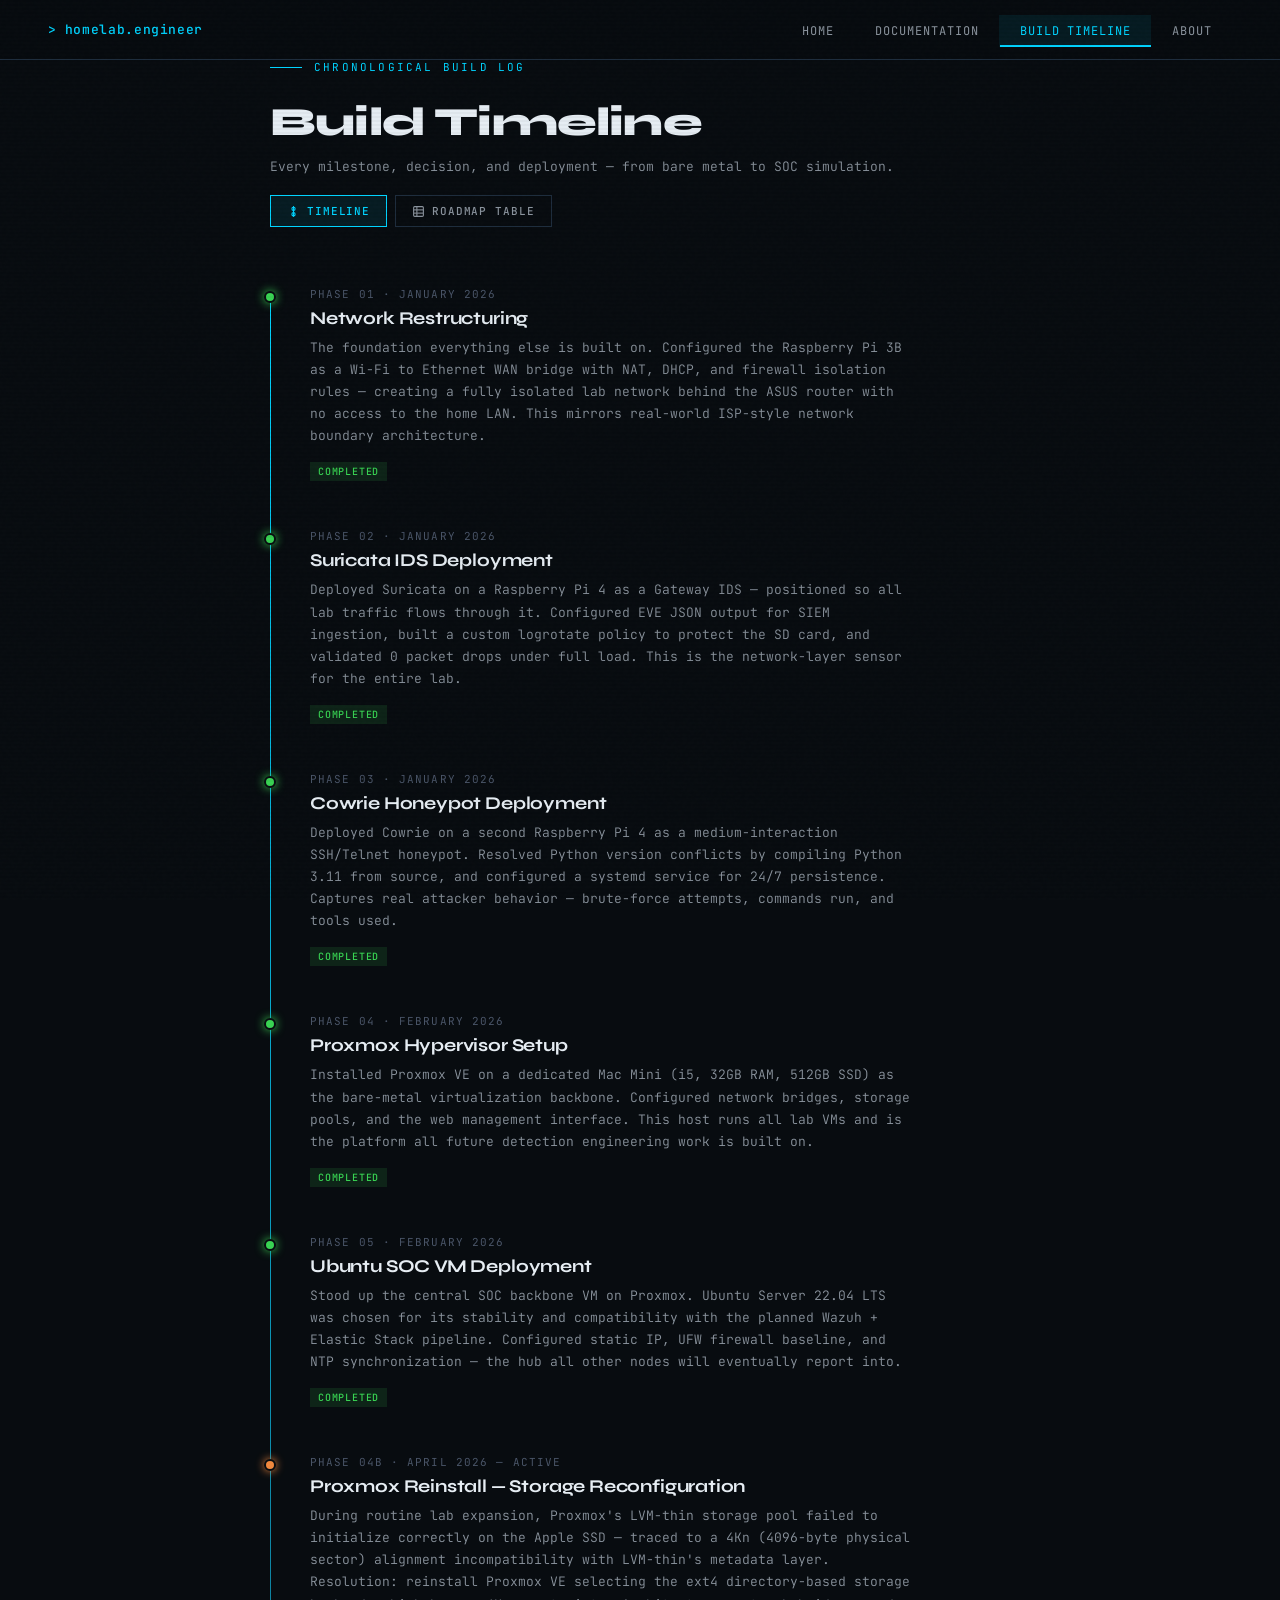
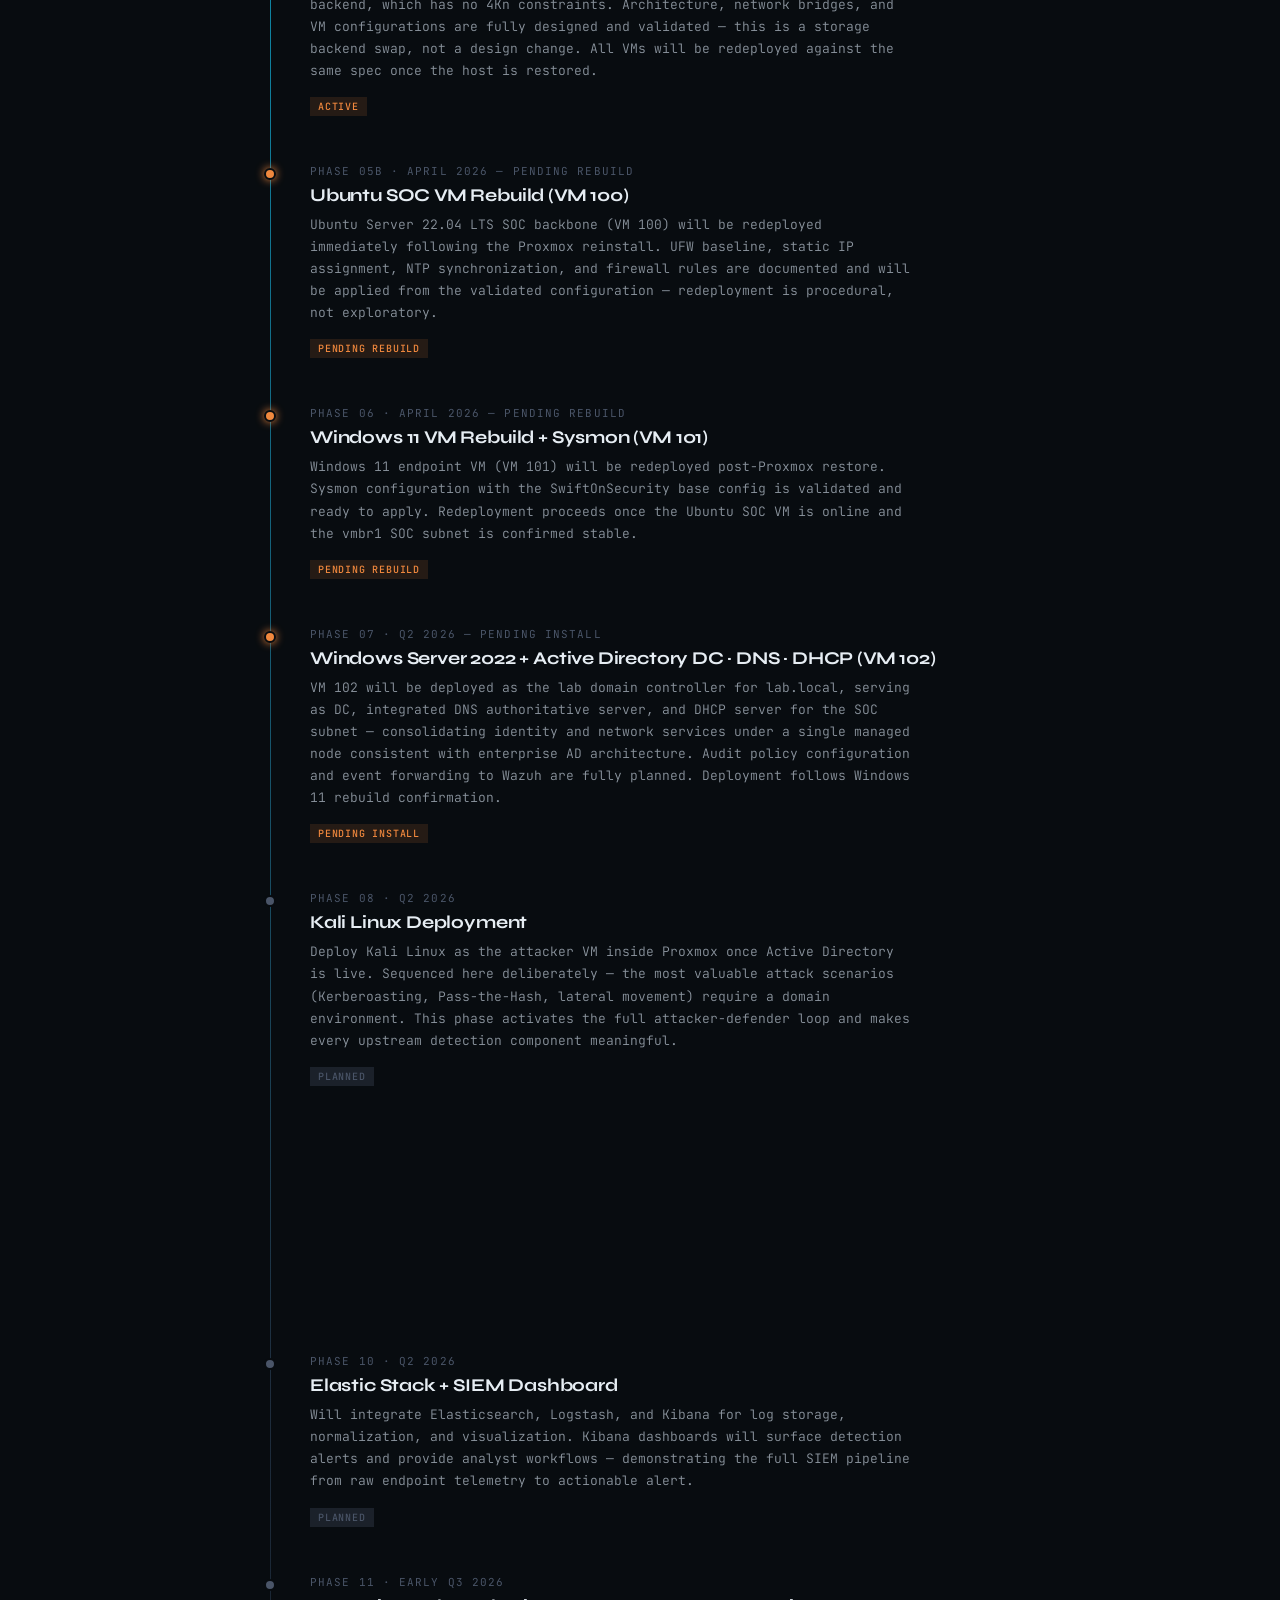
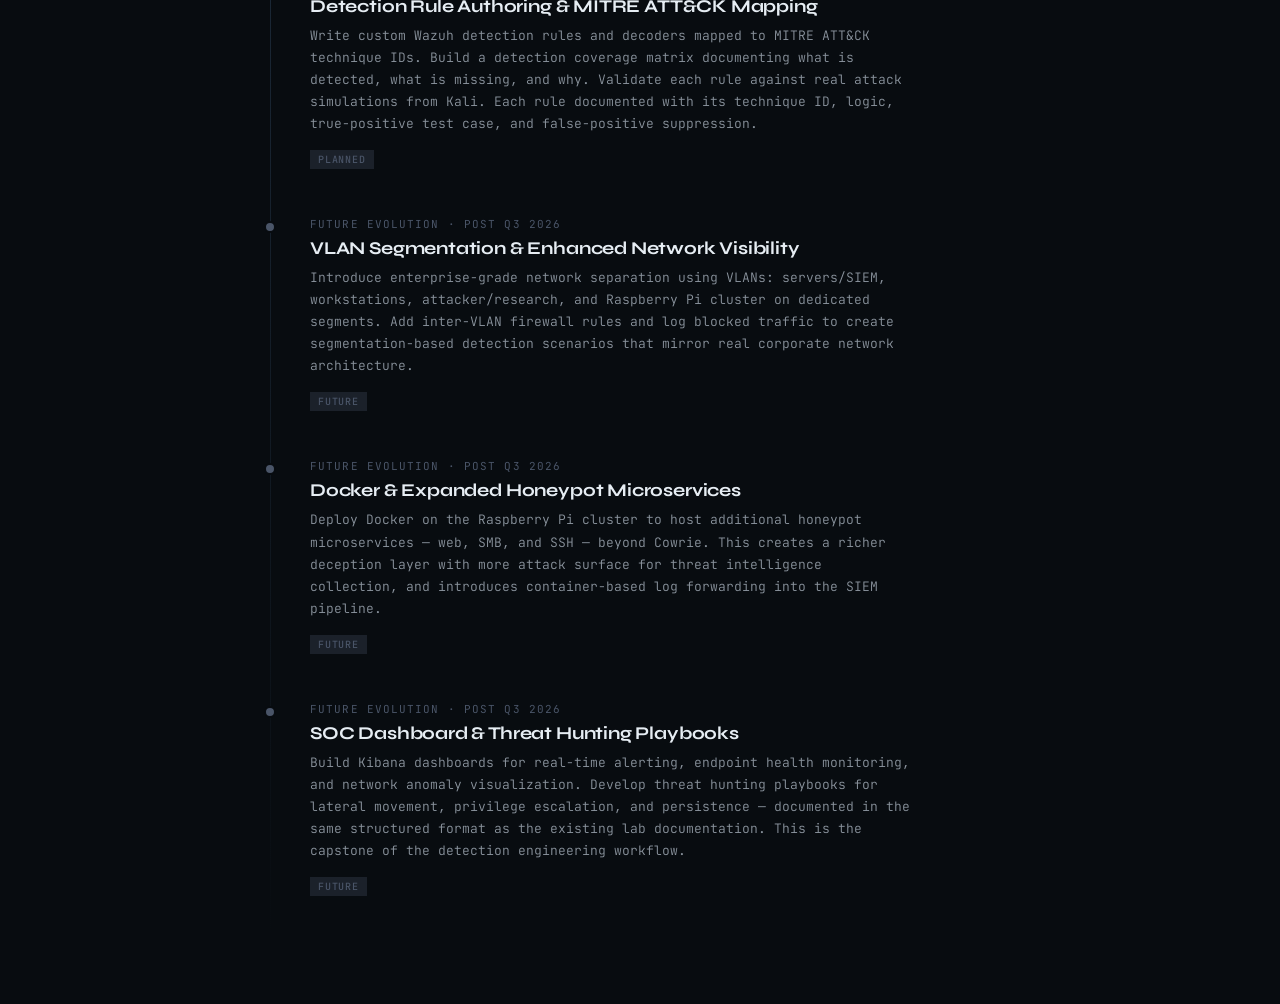
<file: timeline.html>
<!DOCTYPE html>
<html lang="en">
<head>
<meta charset="UTF-8">
<meta name="viewport" content="width=device-width, initial-scale=1.0">
<title>Build Timeline | Cybersecurity Homelab</title>
<link rel="preconnect" href="https://fonts.googleapis.com">
<link href="https://fonts.googleapis.com/css2?family=JetBrains+Mono:wght@300;400;500;700&family=Syne:wght@400;600;700;800&display=swap" rel="stylesheet">
<link rel="stylesheet" href="style.css">
</head>
<body>

<!-- NAV -->
<nav>
  <div class="nav-logo">homelab.engineer</div>
  <ul class="nav-links">
    <li><a href="index.html">Home</a></li>
    <li><a href="documentation.html">Documentation</a></li>
    <li><a href="timeline.html" class="active">Build Timeline</a></li>
    <li><a href="about.html">About</a></li>
  </ul>
</nav>

<main>
  <div class="timeline-wrap">
    <div class="timeline-header">
      <div class="hero-tag">Chronological Build Log</div>
      <h2>Build Timeline</h2>
      <p>Every milestone, decision, and deployment — from bare metal to SOC simulation.</p>
      <div class="tl-view-toggle">
        <button class="tl-toggle-btn active" id="btn-timeline" onclick="switchView('timeline')">
          <svg width="13" height="13" viewBox="0 0 24 24" fill="none" stroke="currentColor" stroke-width="2"><line x1="12" y1="2" x2="12" y2="22"/><circle cx="12" cy="7" r="3"/><circle cx="12" cy="17" r="3"/></svg>
          Timeline
        </button>
        <button class="tl-toggle-btn" id="btn-roadmap" onclick="switchView('roadmap')">
          <svg width="13" height="13" viewBox="0 0 24 24" fill="none" stroke="currentColor" stroke-width="2"><rect x="3" y="3" width="18" height="18" rx="2"/><line x1="3" y1="9" x2="21" y2="9"/><line x1="3" y1="15" x2="21" y2="15"/><line x1="9" y1="3" x2="9" y2="21"/></svg>
          Roadmap Table
        </button>
      </div>
    </div>

    <!-- ROADMAP TABLE VIEW -->
    <div id="view-roadmap" style="display:none;">
      <div class="roadmap-table-wrap">
        <table class="roadmap-table">
          <thead>
            <tr>
              <th>Phase</th>
              <th>Milestone</th>
              <th>Category</th>
              <th>Target</th>
              <th>Status</th>
            </tr>
          </thead>
          <tbody>
            <tr><td>01</td><td>Network Restructuring — Pi 3B WAN Bridge</td><td>Network</td><td>Jan 2026</td><td><span class="tag tag-green">Completed</span></td></tr>
            <tr><td>02</td><td>Suricata IDS Deployment</td><td>Detection</td><td>Jan 2026</td><td><span class="tag tag-green">Completed</span></td></tr>
            <tr><td>03</td><td>Cowrie Honeypot Deployment</td><td>Detection</td><td>Jan 2026</td><td><span class="tag tag-green">Completed</span></td></tr>
            <tr><td>04</td><td>Proxmox Hypervisor Setup</td><td>Infrastructure</td><td>Feb 2026</td><td><span class="tag tag-green">Completed</span></td></tr>
            <tr><td>05</td><td>Ubuntu SOC VM Deployment</td><td>Infrastructure</td><td>Feb 2026</td><td><span class="tag tag-green">Completed</span></td></tr>
            <tr><td>04b</td><td>Proxmox Reinstall — ext4 Backend (4Kn SSD fix)</td><td>Infrastructure</td><td>Apr 2026</td><td><span class="tag tag-orange">Active</span></td></tr>
            <tr><td>05b</td><td>Ubuntu SOC VM Rebuild (VM 100)</td><td>Infrastructure</td><td>Apr 2026</td><td><span class="tag tag-orange">Pending Rebuild</span></td></tr>
            <tr><td>06</td><td>Windows 11 VM Rebuild + Sysmon (VM 101)</td><td>Endpoint</td><td>Apr 2026</td><td><span class="tag tag-orange">Pending Rebuild</span></td></tr>
            <tr><td>07</td><td>Windows Server 2022 + Active Directory DC · DNS · DHCP (VM 102)</td><td>Identity</td><td>Q2 2026</td><td><span class="tag tag-orange">Pending Install</span></td></tr>
            <tr><td>08</td><td>Kali Linux Deployment</td><td>Red Team</td><td>Q2 2026</td><td><span class="tag tag-gray">Planned</span></td></tr>
            <tr><td>09</td><td>Wazuh Manager Integration</td><td>SIEM</td><td>Q2 2026</td><td><span class="tag tag-gray">Planned</span></td></tr>
            <tr><td>10</td><td>Elastic Stack + SIEM Dashboard</td><td>SIEM</td><td>Q2 2026</td><td><span class="tag tag-gray">Planned</span></td></tr>
            <tr><td>11</td><td>Detection Rules + MITRE ATT&amp;CK Mapping</td><td>Detection Eng.</td><td>Q3 2026</td><td><span class="tag tag-gray">Planned</span></td></tr>
            <tr><td>—</td><td>VLAN Segmentation</td><td>Network</td><td>Post Q3</td><td><span class="tag tag-blue">Future</span></td></tr>
            <tr><td>—</td><td>Docker + Expanded Honeypots</td><td>Detection</td><td>Post Q3</td><td><span class="tag tag-blue">Future</span></td></tr>
            <tr><td>—</td><td>SOC Dashboard + Threat Hunting Playbooks</td><td>Detection Eng.</td><td>Post Q3</td><td><span class="tag tag-blue">Future</span></td></tr>
          </tbody>
        </table>
      </div>
    </div>

    <!-- TIMELINE VIEW -->
    <div id="view-timeline">

    <div class="timeline">

      <div class="tl-item" style="animation-delay:0.05s">
        <div class="tl-dot tl-dot-green"></div>
        <div class="tl-date">Phase 01 · January 2026</div>
        <div class="tl-title">Network Restructuring</div>
        <div class="tl-why">The foundation everything else is built on. Configured the Raspberry Pi 3B as a Wi-Fi to Ethernet WAN bridge with NAT, DHCP, and firewall isolation rules — creating a fully isolated lab network behind the ASUS router with no access to the home LAN. This mirrors real-world ISP-style network boundary architecture.</div>
        <span class="tag tag-green">Completed</span>
      </div>

      <div class="tl-item" style="animation-delay:0.1s">
        <div class="tl-dot tl-dot-green"></div>
        <div class="tl-date">Phase 02 · January 2026</div>
        <div class="tl-title">Suricata IDS Deployment</div>
        <div class="tl-why">Deployed Suricata on a Raspberry Pi 4 as a Gateway IDS — positioned so all lab traffic flows through it. Configured EVE JSON output for SIEM ingestion, built a custom logrotate policy to protect the SD card, and validated 0 packet drops under full load. This is the network-layer sensor for the entire lab.</div>
        <span class="tag tag-green">Completed</span>
      </div>

      <div class="tl-item" style="animation-delay:0.15s">
        <div class="tl-dot tl-dot-green"></div>
        <div class="tl-date">Phase 03 · January 2026</div>
        <div class="tl-title">Cowrie Honeypot Deployment</div>
        <div class="tl-why">Deployed Cowrie on a second Raspberry Pi 4 as a medium-interaction SSH/Telnet honeypot. Resolved Python version conflicts by compiling Python 3.11 from source, and configured a systemd service for 24/7 persistence. Captures real attacker behavior — brute-force attempts, commands run, and tools used.</div>
        <span class="tag tag-green">Completed</span>
      </div>

      <div class="tl-item" style="animation-delay:0.2s">
        <div class="tl-dot tl-dot-green"></div>
        <div class="tl-date">Phase 04 · February 2026</div>
        <div class="tl-title">Proxmox Hypervisor Setup</div>
        <div class="tl-why">Installed Proxmox VE on a dedicated Mac Mini (i5, 32GB RAM, 512GB SSD) as the bare-metal virtualization backbone. Configured network bridges, storage pools, and the web management interface. This host runs all lab VMs and is the platform all future detection engineering work is built on.</div>
        <span class="tag tag-green">Completed</span>
      </div>

      <div class="tl-item" style="animation-delay:0.25s">
        <div class="tl-dot tl-dot-green"></div>
        <div class="tl-date">Phase 05 · February 2026</div>
        <div class="tl-title">Ubuntu SOC VM Deployment</div>
        <div class="tl-why">Stood up the central SOC backbone VM on Proxmox. Ubuntu Server 22.04 LTS was chosen for its stability and compatibility with the planned Wazuh + Elastic Stack pipeline. Configured static IP, UFW firewall baseline, and NTP synchronization — the hub all other nodes will eventually report into.</div>
        <span class="tag tag-green">Completed</span>
      </div>

      <div class="tl-item" style="animation-delay:0.3s">
        <div class="tl-dot tl-dot-orange"></div>
        <div class="tl-date">Phase 04b · April 2026 — Active</div>
        <div class="tl-title">Proxmox Reinstall — Storage Reconfiguration</div>
        <div class="tl-why">During routine lab expansion, Proxmox's LVM-thin storage pool failed to initialize correctly on the Apple SSD — traced to a 4Kn (4096-byte physical sector) alignment incompatibility with LVM-thin's metadata layer. Resolution: reinstall Proxmox VE selecting the ext4 directory-based storage backend, which has no 4Kn constraints. Architecture, network bridges, and VM configurations are fully designed and validated — this is a storage backend swap, not a design change. All VMs will be redeployed against the same spec once the host is restored.</div>
        <span class="tag tag-orange">Active</span>
      </div>

      <div class="tl-item" style="animation-delay:0.32s">
        <div class="tl-dot tl-dot-orange"></div>
        <div class="tl-date">Phase 05b · April 2026 — Pending Rebuild</div>
        <div class="tl-title">Ubuntu SOC VM Rebuild (VM 100)</div>
        <div class="tl-why">Ubuntu Server 22.04 LTS SOC backbone (VM 100) will be redeployed immediately following the Proxmox reinstall. UFW baseline, static IP assignment, NTP synchronization, and firewall rules are documented and will be applied from the validated configuration — redeployment is procedural, not exploratory.</div>
        <span class="tag tag-orange">Pending Rebuild</span>
      </div>

      <div class="tl-item" style="animation-delay:0.3s">
        <div class="tl-dot tl-dot-orange"></div>
        <div class="tl-date">Phase 06 · April 2026 — Pending Rebuild</div>
        <div class="tl-title">Windows 11 VM Rebuild + Sysmon (VM 101)</div>
        <div class="tl-why">Windows 11 endpoint VM (VM 101) will be redeployed post-Proxmox restore. Sysmon configuration with the SwiftOnSecurity base config is validated and ready to apply. Redeployment proceeds once the Ubuntu SOC VM is online and the vmbr1 SOC subnet is confirmed stable.</div>
        <span class="tag tag-orange">Pending Rebuild</span>
      </div>

      <div class="tl-item" style="animation-delay:0.35s">
        <div class="tl-dot tl-dot-orange"></div>
        <div class="tl-date">Phase 07 · Q2 2026 — Pending Install</div>
        <div class="tl-title">Windows Server 2022 + Active Directory DC · DNS · DHCP (VM 102)</div>
        <div class="tl-why">VM 102 will be deployed as the lab domain controller for lab.local, serving as DC, integrated DNS authoritative server, and DHCP server for the SOC subnet — consolidating identity and network services under a single managed node consistent with enterprise AD architecture. Audit policy configuration and event forwarding to Wazuh are fully planned. Deployment follows Windows 11 rebuild confirmation.</div>
        <span class="tag tag-orange">Pending Install</span>
      </div>

      <div class="tl-item" style="animation-delay:0.4s">
        <div class="tl-dot tl-dot-gray"></div>
        <div class="tl-date">Phase 08 · Q2 2026</div>
        <div class="tl-title">Kali Linux Deployment</div>
        <div class="tl-why">Deploy Kali Linux as the attacker VM inside Proxmox once Active Directory is live. Sequenced here deliberately — the most valuable attack scenarios (Kerberoasting, Pass-the-Hash, lateral movement) require a domain environment. This phase activates the full attacker-defender loop and makes every upstream detection component meaningful.</div>
        <span class="tag tag-gray">Planned</span>
      </div>

      <div class="tl-item" style="animation-delay:0.45s">
        <div class="tl-dot tl-dot-gray"></div>
        <div class="tl-date">Phase 09 · Q2 2026</div>
        <div class="tl-title">Wazuh Manager Integration</div>
        <div class="tl-why">Will deploy Wazuh Manager on the Ubuntu SOC VM and install agents across all Windows VMs and Raspberry Pi sensors. Wazuh provides the rule engine that transforms raw logs into structured, actionable alerts — the core of the detection pipeline.</div>
        <span class="tag tag-gray">Planned</span>
      </div>

      <div class="tl-item" style="animation-delay:0.5s">
        <div class="tl-dot tl-dot-gray"></div>
        <div class="tl-date">Phase 10 · Q2 2026</div>
        <div class="tl-title">Elastic Stack + SIEM Dashboard</div>
        <div class="tl-why">Will integrate Elasticsearch, Logstash, and Kibana for log storage, normalization, and visualization. Kibana dashboards will surface detection alerts and provide analyst workflows — demonstrating the full SIEM pipeline from raw endpoint telemetry to actionable alert.</div>
        <span class="tag tag-gray">Planned</span>
      </div>

      <div class="tl-item" style="animation-delay:0.55s">
        <div class="tl-dot tl-dot-gray"></div>
        <div class="tl-date">Phase 11 · Early Q3 2026</div>
        <div class="tl-title">Detection Rule Authoring &amp; MITRE ATT&amp;CK Mapping</div>
        <div class="tl-why">Write custom Wazuh detection rules and decoders mapped to MITRE ATT&CK technique IDs. Build a detection coverage matrix documenting what is detected, what is missing, and why. Validate each rule against real attack simulations from Kali. Each rule documented with its technique ID, logic, true-positive test case, and false-positive suppression.</div>
        <span class="tag tag-gray">Planned</span>
      </div>

      <div class="tl-item" style="animation-delay:0.55s">
        <div class="tl-dot tl-dot-gray"></div>
        <div class="tl-date">Future Evolution · Post Q3 2026</div>
        <div class="tl-title">VLAN Segmentation &amp; Enhanced Network Visibility</div>
        <div class="tl-why">Introduce enterprise-grade network separation using VLANs: servers/SIEM, workstations, attacker/research, and Raspberry Pi cluster on dedicated segments. Add inter-VLAN firewall rules and log blocked traffic to create segmentation-based detection scenarios that mirror real corporate network architecture.</div>
        <span class="tag tag-gray">Future</span>
      </div>

      <div class="tl-item" style="animation-delay:0.6s">
        <div class="tl-dot tl-dot-gray"></div>
        <div class="tl-date">Future Evolution · Post Q3 2026</div>
        <div class="tl-title">Docker &amp; Expanded Honeypot Microservices</div>
        <div class="tl-why">Deploy Docker on the Raspberry Pi cluster to host additional honeypot microservices — web, SMB, and SSH — beyond Cowrie. This creates a richer deception layer with more attack surface for threat intelligence collection, and introduces container-based log forwarding into the SIEM pipeline.</div>
        <span class="tag tag-gray">Future</span>
      </div>

      <div class="tl-item" style="animation-delay:0.65s">
        <div class="tl-dot tl-dot-gray"></div>
        <div class="tl-date">Future Evolution · Post Q3 2026</div>
        <div class="tl-title">SOC Dashboard &amp; Threat Hunting Playbooks</div>
        <div class="tl-why">Build Kibana dashboards for real-time alerting, endpoint health monitoring, and network anomaly visualization. Develop threat hunting playbooks for lateral movement, privilege escalation, and persistence — documented in the same structured format as the existing lab documentation. This is the capstone of the detection engineering workflow.</div>
        <span class="tag tag-gray">Future</span>
      </div>

    </div>
    </div><!-- /view-timeline -->
  </div>
</main>

<script>
  function switchView(view) {
    document.getElementById('view-timeline').style.display = view === 'timeline' ? 'block' : 'none';
    document.getElementById('view-roadmap').style.display  = view === 'roadmap'  ? 'block' : 'none';
    document.getElementById('btn-timeline').classList.toggle('active', view === 'timeline');
    document.getElementById('btn-roadmap').classList.toggle('active',  view === 'roadmap');
  }
</script>
</body>
</html>
</file>
<file: style.css>
/*
 * ============================================================
 *  Cybersecurity Homelab Portfolio — Main Stylesheet
 * ============================================================
 *  Shared across: index.html, documentation.html,
 *                 timeline.html, about.html
 *
 *  Fonts:   JetBrains Mono (mono) + Syne (display)
 *  Accent:  #00d4ff  (cyan)
 *  BG:      #080c10  (near-black)
 *
 *  TABLE OF CONTENTS
 *  -----------------
 *  01  CSS Custom Properties (design tokens)
 *  02  Reset & Base styles
 *  03  Scanline overlay  (body::before)
 *  04  Noise texture     (body::after)
 *  05  Navigation bar
 *  06  Page layout / main wrapper
 *  07  Hero section
 *  08  Buttons (.btn, .btn-primary, .btn-outline)
 *  09  Section labels
 *  10  Home grid & Cards
 *  11  Network diagram SVG container
 *  12  System Status list (.status-list, .dot)
 *  13  Documentation quick-links (.doc-links)
 *  14  Footer bar
 *  15  Documentation layout (sidebar + content)
 *  16  Doc page header (breadcrumb, title, meta)
 *  17  Doc sections & headings
 *  18  Code blocks (.code-block)
 *  19  Info boxes (.info-box)
 *  20  Spec tables (.spec-table)
 *  21  Status tags (.tag)
 *  22  Timeline (.timeline, .tl-item, .tl-dot)
 *  23  Tools strip (.tools-strip, .tool-chip)
 *  24  Animations (@keyframes)
 *  25  Responsive — max-width: 900px
 * ============================================================
 */

:root {
    --bg: #080c10;
    --bg2: #0d1117;
    --bg3: #111820;
    --border: #1e2d3d;
    --border2: #243447;
    --accent: #00d4ff;
    --accent2: #0098b8;
    --accent-dim: rgba(0,212,255,0.08);
    --accent-glow: rgba(0,212,255,0.15);
    --green: #39d353;
    --orange: #f0883e;
    --gray: #4a5568;
    --text: #cdd9e5;
    --text2: #8b949e;
    --text3: #4a5568;
    --white: #e6edf3;
    --red: #ff4444;
    --font-mono: 'JetBrains Mono', monospace;
    --font-display: 'Syne', sans-serif;
  }

  * { margin: 0; padding: 0; box-sizing: border-box; }

  html { scroll-behavior: smooth; }

  body {
    background: var(--bg);
    color: var(--text);
    font-family: var(--font-mono);
    overflow-x: hidden;
    cursor: default;
  }

  /* SCANLINE OVERLAY */
  body::before {
    content: '';
    position: fixed;
    inset: 0;
    background: repeating-linear-gradient(
      0deg,
      transparent,
      transparent 2px,
      rgba(0,0,0,0.03) 2px,
      rgba(0,0,0,0.03) 4px
    );
    pointer-events: none;
    z-index: 9999;
  }

  /* NOISE TEXTURE */
  body::after {
    content: '';
    position: fixed;
    inset: 0;
    background-image: url("data:image/svg+xml,%3Csvg viewBox='0 0 256 256' xmlns='http://www.w3.org/2000/svg'%3E%3Cfilter id='noise'%3E%3CfeTurbulence type='fractalNoise' baseFrequency='0.9' numOctaves='4' stitchTiles='stitch'/%3E%3C/filter%3E%3Crect width='100%25' height='100%25' filter='url(%23noise)' opacity='0.03'/%3E%3C/svg%3E");
    pointer-events: none;
    z-index: 9998;
    opacity: 0.4;
  }

  /* ─── NAV ─── */
  nav {
    position: fixed;
    top: 0; left: 0; right: 0;
    z-index: 1000;
    padding: 0 48px;
    height: 60px;
    display: flex;
    align-items: center;
    justify-content: space-between;
    background: rgba(8,12,16,0.92);
    backdrop-filter: blur(12px);
    border-bottom: 1px solid var(--border);
  }

  .nav-logo {
    font-family: var(--font-mono);
    font-size: 13px;
    font-weight: 500;
    color: var(--accent);
    letter-spacing: 0.05em;
    display: flex;
    align-items: center;
    gap: 8px;
  }

  .nav-logo::before {
    content: '>';
    color: var(--accent);
    animation: blink 1.2s step-end infinite;
  }

  @keyframes blink { 50% { opacity: 0; } }

  .nav-links {
    display: flex;
    gap: 0;
    list-style: none;
  }

  .nav-links a {
    font-family: var(--font-mono);
    font-size: 12px;
    font-weight: 400;
    color: var(--text2);
    text-decoration: none;
    padding: 8px 20px;
    letter-spacing: 0.08em;
    text-transform: uppercase;
    transition: color 0.2s, background 0.2s;
    border-left: 1px solid transparent;
    position: relative;
  }

  .nav-links a:hover, .nav-links a.active {
    color: var(--accent);
    background: var(--accent-dim);
  }

  .nav-links a.active::after {
    content: '';
    position: absolute;
    bottom: 0; left: 0; right: 0;
    height: 2px;
    background: var(--accent);
  }

  /* ─── SECTIONS ─── */
  .page { display: none; padding-top: 60px; min-height: 100vh; }
  .page.active { display: block; }

  /* ─── HOME ─── */
  .hero {
    padding: 100px 80px 60px;
    display: grid;
    grid-template-rows: auto;
    gap: 0;
    max-width: 1200px;
    margin: 0 auto;
  }

  .hero-tag {
    font-size: 11px;
    color: var(--accent);
    letter-spacing: 0.2em;
    text-transform: uppercase;
    margin-bottom: 24px;
    display: flex;
    align-items: center;
    gap: 12px;
  }

  .hero-tag::before {
    content: '';
    width: 32px;
    height: 1px;
    background: var(--accent);
  }

  .hero h1 {
    font-family: var(--font-display);
    font-size: clamp(42px, 6vw, 72px);
    font-weight: 800;
    color: var(--white);
    line-height: 1.05;
    letter-spacing: -0.02em;
    margin-bottom: 28px;
  }

  .hero h1 span {
    color: var(--accent);
    position: relative;
  }

  .hero-sub {
    font-size: 14px;
    color: var(--text2);
    line-height: 1.8;
    max-width: 560px;
    margin-bottom: 48px;
    font-weight: 300;
  }

  .hero-btns {
    display: flex;
    gap: 12px;
    flex-wrap: wrap;
  }

  .btn {
    font-family: var(--font-mono);
    font-size: 12px;
    font-weight: 500;
    letter-spacing: 0.1em;
    text-transform: uppercase;
    padding: 14px 28px;
    border: none;
    cursor: pointer;
    text-decoration: none;
    transition: all 0.2s;
    display: inline-flex;
    align-items: center;
    gap: 8px;
  }

  .btn-primary {
    background: var(--accent);
    color: var(--bg);
  }
  .btn-primary:hover {
    background: #33ddff;
    box-shadow: 0 0 24px rgba(0,212,255,0.4);
    transform: translateY(-1px);
  }

  .btn-outline {
    background: transparent;
    color: var(--accent);
    border: 1px solid var(--border2);
  }
  .btn-outline:hover {
    border-color: var(--accent);
    background: var(--accent-dim);
    transform: translateY(-1px);
  }

  /* ─── NETWORK DIAGRAM ─── */
  .section-label {
    font-size: 11px;
    color: var(--text3);
    letter-spacing: 0.15em;
    text-transform: uppercase;
    margin-bottom: 32px;
    padding-bottom: 12px;
    border-bottom: 1px solid var(--border);
    display: flex;
    align-items: center;
    gap: 10px;
  }

  .section-label::before {
    content: '//';
    color: var(--accent);
  }

  .home-grid {
    max-width: 1200px;
    margin: 0 auto;
    padding: 0 80px 80px;
    display: grid;
    grid-template-columns: 1fr 1fr;
    gap: 24px;
  }

  .card {
    background: var(--bg2);
    border: 1px solid var(--border);
    padding: 28px;
    position: relative;
    transition: border-color 0.2s;
  }

  .card:hover { border-color: var(--border2); }

  .card-full { grid-column: 1 / -1; }

  .card-title {
    font-family: var(--font-display);
    font-size: 13px;
    font-weight: 600;
    color: var(--white);
    letter-spacing: 0.05em;
    text-transform: uppercase;
    margin-bottom: 24px;
    display: flex;
    align-items: center;
    gap: 10px;
  }

  .card-title::before {
    content: '';
    width: 3px;
    height: 14px;
    background: var(--accent);
    display: block;
  }

  /* NETWORK DIAGRAM SVG */
  .network-diagram {
    width: 100%;
    height: 280px;
    position: relative;
  }

  .net-svg {
    width: 100%;
    height: 100%;
  }

  /* STATUS LIST */
  .status-list { list-style: none; display: flex; flex-direction: column; gap: 0; }

  .status-item {
    display: flex;
    align-items: center;
    gap: 12px;
    padding: 14px 0;
    border-bottom: 1px solid var(--border);
    font-size: 13px;
    color: var(--text);
  }

  .status-item:last-child { border-bottom: none; }

  .dot {
    width: 8px; height: 8px;
    border-radius: 50%;
    flex-shrink: 0;
    position: relative;
  }

  .dot-green { background: var(--green); box-shadow: 0 0 8px var(--green); }
  /* Pulse animation scoped to status list only — not asset table dots */
  .status-item .dot-green::after {
    content: '';
    position: absolute;
    inset: -3px;
    border-radius: 50%;
    background: rgba(57,211,83,0.2);
    animation: pulse 2s ease-in-out infinite;
  }

  .dot-orange { background: var(--orange); }
  .dot-gray { background: var(--gray); }

  @keyframes pulse { 0%,100% { transform: scale(1); opacity: 1; } 50% { transform: scale(1.5); opacity: 0; } }

  .status-label { flex: 1; }
  .status-val {
    font-size: 11px;
    font-weight: 500;
    letter-spacing: 0.08em;
  }
  .status-val.online { color: var(--green); }
  .status-val.inprogress { color: var(--orange); }
  .status-val.planned { color: var(--gray); }

  /* DOC LINKS */
  .doc-links { list-style: none; display: flex; flex-direction: column; gap: 0; }

  .doc-link-item {
    border-bottom: 1px solid var(--border);
  }
  .doc-link-item:last-child { border-bottom: none; }

  .doc-link-item a {
    display: flex;
    align-items: center;
    gap: 10px;
    padding: 13px 0;
    font-size: 13px;
    color: var(--text2);
    text-decoration: none;
    transition: color 0.15s, padding-left 0.15s;
  }

  .doc-link-item a:hover {
    color: var(--accent);
    padding-left: 6px;
  }

  .doc-link-item a::before {
    content: '›';
    color: var(--border2);
    font-size: 16px;
    transition: color 0.15s;
  }

  .doc-link-item a:hover::before { color: var(--accent); }

  /* FOOTER BAR */
  .footer-bar {
    max-width: 1200px;
    margin: 0 auto;
    padding: 20px 80px;
    display: flex;
    align-items: center;
    gap: 24px;
    border-top: 1px solid var(--border);
    font-size: 11px;
    color: var(--text3);
    letter-spacing: 0.08em;
  }

  .footer-bar span { display: flex; align-items: center; gap: 6px; }
  .footer-bar .verified { color: var(--green); }

  /* ─── DOCUMENTATION ─── */
  .docs-layout {
    max-width: 1200px;
    margin: 0 auto;
    padding: 60px 80px;
    display: grid;
    grid-template-columns: 240px 1fr;
    gap: 40px;
    min-height: calc(100vh - 60px);
  }

  .docs-sidebar {
    position: sticky;
    top: 80px;
    height: fit-content;
  }

  .docs-nav-title {
    font-size: 10px;
    color: var(--text3);
    letter-spacing: 0.15em;
    text-transform: uppercase;
    margin-bottom: 12px;
    padding-bottom: 8px;
    border-bottom: 1px solid var(--border);
  }

  .docs-nav { list-style: none; display: flex; flex-direction: column; gap: 2px; }

  .docs-nav li a {
    font-size: 12px;
    color: var(--text2);
    text-decoration: none;
    padding: 8px 12px;
    display: block;
    border-left: 2px solid transparent;
    transition: all 0.15s;
    letter-spacing: 0.02em;
  }

  .docs-nav li a:hover, .docs-nav li a.active {
    color: var(--accent);
    border-left-color: var(--accent);
    background: var(--accent-dim);
  }

  .doc-content { min-width: 0; }

  .doc-page { display: none; }
  .doc-page.active { display: block; animation: fadeIn 0.3s ease; }

  @keyframes fadeIn { from { opacity: 0; transform: translateY(8px); } to { opacity: 1; transform: translateY(0); } }

  .doc-header {
    margin-bottom: 40px;
    padding-bottom: 24px;
    border-bottom: 1px solid var(--border);
  }

  .doc-breadcrumb {
    font-size: 11px;
    color: var(--text3);
    letter-spacing: 0.1em;
    text-transform: uppercase;
    margin-bottom: 12px;
  }

  .doc-title {
    font-family: var(--font-display);
    font-size: 32px;
    font-weight: 700;
    color: var(--white);
    letter-spacing: -0.01em;
    margin-bottom: 12px;
  }

  .doc-meta {
    font-size: 11px;
    color: var(--text3);
    display: flex;
    gap: 20px;
    flex-wrap: wrap;
  }

  .doc-meta span { display: flex; align-items: center; gap: 6px; }

  .doc-section {
    margin-bottom: 40px;
  }

  .doc-section h3 {
    font-family: var(--font-display);
    font-size: 16px;
    font-weight: 600;
    color: var(--white);
    margin-bottom: 14px;
    display: flex;
    align-items: center;
    gap: 10px;
  }

  .doc-section h3::before {
    content: '';
    width: 3px;
    height: 16px;
    background: var(--accent);
    display: block;
  }

  .doc-section p {
    font-size: 13px;
    color: var(--text2);
    line-height: 1.8;
    margin-bottom: 14px;
    font-weight: 300;
  }

  .code-block {
    background: var(--bg);
    border: 1px solid var(--border);
    border-left: 3px solid var(--accent);
    padding: 20px 24px;
    font-family: var(--font-mono);
    font-size: 12px;
    color: var(--text);
    line-height: 1.7;
    overflow-x: auto;
    margin: 16px 0;
    position: relative;
  }

  .code-block .comment { color: var(--text3); }
  .code-block .cmd { color: var(--accent); }
  .code-block .val { color: var(--green); }
  .code-block .key { color: var(--orange); }

  .code-label {
    position: absolute;
    top: 8px;
    right: 12px;
    font-size: 10px;
    color: var(--text3);
    letter-spacing: 0.1em;
    text-transform: uppercase;
  }

  .info-box {
    background: var(--accent-dim);
    border: 1px solid rgba(0,212,255,0.2);
    padding: 16px 20px;
    margin: 16px 0;
    font-size: 12px;
    color: var(--text2);
    line-height: 1.7;
    display: flex;
    gap: 12px;
  }

  .info-box::before { content: 'ℹ'; color: var(--accent); font-size: 14px; flex-shrink: 0; }

  .spec-table {
    width: 100%;
    border-collapse: collapse;
    font-size: 12px;
    margin: 16px 0;
  }

  .spec-table th {
    text-align: left;
    padding: 10px 14px;
    font-size: 10px;
    letter-spacing: 0.1em;
    text-transform: uppercase;
    color: var(--text3);
    border-bottom: 1px solid var(--border);
    font-weight: 500;
  }

  .spec-table td {
    padding: 11px 14px;
    color: var(--text2);
    border-bottom: 1px solid var(--border);
  }

  .spec-table td:first-child { color: var(--text); font-weight: 500; }
  .spec-table tr:last-child td { border-bottom: none; }

  .tag {
    display: inline-block;
    font-size: 10px;
    padding: 3px 8px;
    letter-spacing: 0.08em;
    text-transform: uppercase;
    font-weight: 500;
  }
  .tag-green { background: rgba(57,211,83,0.12); color: var(--green); }
  .tag-orange { background: rgba(240,136,62,0.12); color: var(--orange); }
  .tag-gray { background: rgba(74,85,104,0.3); color: var(--gray); }
  .tag-blue { background: var(--accent-dim); color: var(--accent); }

  /* ─── TIMELINE ─── */
  .timeline-wrap {
    max-width: 900px;
    margin: 0 auto;
    padding: 60px 80px;
  }

  .timeline-header {
    margin-bottom: 60px;
  }

  .timeline-header h2 {
    font-family: var(--font-display);
    font-size: 40px;
    font-weight: 800;
    color: var(--white);
    letter-spacing: -0.02em;
    margin-bottom: 12px;
  }

  .timeline-header p {
    font-size: 13px;
    color: var(--text2);
    font-weight: 300;
  }

  .timeline {
    position: relative;
    padding-left: 40px;
  }

  .timeline::before {
    content: '';
    position: absolute;
    left: 0;
    top: 8px;
    bottom: 0;
    width: 1px;
    background: linear-gradient(to bottom, var(--accent), var(--border) 70%, transparent);
  }

  .tl-item {
    position: relative;
    padding-bottom: 48px;
    animation: fadeIn 0.4s ease both;
  }

  .tl-dot {
    position: absolute;
    left: -46px;
    top: 4px;
    width: 12px;
    height: 12px;
    border-radius: 50%;
    border: 2px solid var(--bg);
    z-index: 1;
  }

  .tl-dot-green { background: var(--green); box-shadow: 0 0 10px var(--green); }
  .tl-dot-orange { background: var(--orange); box-shadow: 0 0 8px var(--orange); }
  .tl-dot-gray { background: var(--gray); }

  .tl-date {
    font-size: 11px;
    color: var(--text3);
    letter-spacing: 0.1em;
    text-transform: uppercase;
    margin-bottom: 6px;
  }

  .tl-title {
    font-family: var(--font-display);
    font-size: 18px;
    font-weight: 700;
    color: var(--white);
    margin-bottom: 8px;
    letter-spacing: -0.01em;
  }

  .tl-why {
    font-size: 13px;
    color: var(--text2);
    line-height: 1.7;
    margin-bottom: 12px;
    font-weight: 300;
    max-width: 600px;
  }

  .tl-status { display: inline-block; }

  /* ─── CONTACT ─── */
  .contact-wrap {
    max-width: 700px;
    margin: 0 auto;
    padding: 80px 80px;
  }

  .contact-header {
    margin-bottom: 48px;
  }

  .contact-header h2 {
    font-family: var(--font-display);
    font-size: 40px;
    font-weight: 800;
    color: var(--white);
    letter-spacing: -0.02em;
    margin-bottom: 12px;
  }

  .contact-header p {
    font-size: 13px;
    color: var(--text2);
    line-height: 1.7;
    font-weight: 300;
  }

  .contact-form { display: flex; flex-direction: column; gap: 20px; }

  .form-group { display: flex; flex-direction: column; gap: 8px; }

  .form-label {
    font-size: 11px;
    color: var(--text3);
    letter-spacing: 0.12em;
    text-transform: uppercase;
  }

  .form-input, .form-textarea {
    background: var(--bg2);
    border: 1px solid var(--border);
    color: var(--text);
    font-family: var(--font-mono);
    font-size: 13px;
    padding: 14px 16px;
    outline: none;
    transition: border-color 0.2s, box-shadow 0.2s;
    resize: none;
    width: 100%;
  }

  .form-input:focus, .form-textarea:focus {
    border-color: var(--accent);
    box-shadow: 0 0 0 3px var(--accent-glow);
  }

  .form-textarea { height: 140px; }

  .contact-note {
    font-size: 12px;
    color: var(--text3);
    line-height: 1.7;
    padding: 16px 20px;
    border: 1px solid var(--border);
    border-left: 3px solid var(--accent);
    margin-top: 8px;
  }

  /* ─── TOOLS STRIP ─── */
  .tools-strip {
    max-width: 1200px;
    margin: 0 auto;
    padding: 0 80px 60px;
  }

  .tools-grid {
    display: flex;
    flex-wrap: wrap;
    gap: 8px;
    margin-top: 16px;
  }

  .tool-chip {
    font-size: 11px;
    padding: 6px 14px;
    border: 1px solid var(--border);
    color: var(--text2);
    letter-spacing: 0.06em;
    transition: all 0.15s;
    font-weight: 400;
  }

  .tool-chip:hover {
    border-color: var(--accent);
    color: var(--accent);
    background: var(--accent-dim);
  }

  /* ─── RESPONSIVE ─── */
  /* ─── TABLET (max 900px) ─── */
  @media (max-width: 900px) {
    /* Nav */
    nav { padding: 0 24px; }

    /* Hero */
    .hero { padding: 72px 24px 40px; }
    .hero h1 { font-size: clamp(36px, 8vw, 56px); }
    .hero-sub { font-size: 13px; max-width: 100%; }
    .hero-btns { flex-direction: column; align-items: flex-start; gap: 10px; }
    .btn { width: 100%; justify-content: center; }

    /* Home grid */
    .home-grid { padding: 0 24px 60px; grid-template-columns: 1fr; }
    .card-full { grid-column: 1; }

    /* Network diagram — allow horizontal scroll on small screens */
    .network-diagram { height: 320px; overflow-x: auto; }
    .net-svg { min-width: 700px; }

    /* Tools strip */
    .tools-strip { padding: 0 24px 40px; }

    /* Footer */
    .footer-bar { padding: 20px 24px; flex-wrap: wrap; gap: 12px; }

    /* Docs layout — hide sidebar, go single column */
    .docs-layout { padding: 40px 24px; grid-template-columns: 1fr; }
    .docs-sidebar { display: none; }

    /* Doc content */
    .doc-title { font-size: 24px; }
    .code-block { font-size: 11px; padding: 16px; overflow-x: auto; }

    /* Timeline */
    .timeline-wrap { padding: 40px 24px; }
    .timeline-header h2 { font-size: 28px; }
    .tl-title { font-size: 16px; }
    .tl-why { max-width: 100%; }

    /* About/Contact */
    .contact-wrap { padding: 60px 24px; }
  }

  /* ─── MOBILE (max 600px) ─── */
  @media (max-width: 600px) {
    /* Nav — shrink logo + links */
    nav { padding: 0 16px; height: 56px; }
    .nav-logo { font-size: 11px; }
    .nav-links a {
      font-size: 10px;
      padding: 6px 10px;
      letter-spacing: 0.04em;
    }

    /* Hero */
    .hero { padding: 68px 16px 32px; }
    .hero h1 { font-size: clamp(30px, 9vw, 44px); line-height: 1.08; }
    .hero-sub { font-size: 12px; line-height: 1.7; }
    .hero-tag { font-size: 10px; letter-spacing: 0.12em; }

    /* Buttons */
    .btn { font-size: 11px; padding: 12px 20px; }

    /* Home grid */
    .home-grid { padding: 0 16px 48px; gap: 16px; }
    .card { padding: 20px 16px; }
    .card-title { font-size: 11px; }

    /* Network diagram — scrollable */
    .network-diagram { height: 280px; overflow-x: auto; -webkit-overflow-scrolling: touch; }
    .net-svg { min-width: 680px; height: 360px; }

    /* Status list */
    .status-item { font-size: 12px; padding: 11px 0; }
    .status-val { font-size: 10px; }

    /* Doc links */
    .doc-link-item a { font-size: 12px; }

    /* Tools strip */
    .tools-strip { padding: 0 16px 32px; }
    .section-label { font-size: 10px; }
    .tool-chip { font-size: 10px; padding: 5px 10px; }

    /* Footer bar */
    .footer-bar { padding: 16px; font-size: 10px; flex-direction: column; gap: 6px; }

    /* Docs */
    .docs-layout { padding: 24px 16px; }
    .doc-title { font-size: 20px; }
    .doc-breadcrumb { font-size: 10px; }
    .doc-meta { font-size: 10px; gap: 12px; flex-wrap: wrap; }
    .doc-section h3 { font-size: 14px; }
    .doc-section p { font-size: 12px; }
    .code-block { font-size: 10px; padding: 14px 12px; }
    .spec-table th { font-size: 9px; padding: 8px 10px; }
    .spec-table td { font-size: 11px; padding: 9px 10px; }
    .info-box { font-size: 11px; padding: 12px 14px; }

    /* Timeline */
    .timeline-wrap { padding: 32px 16px; }
    .timeline { padding-left: 28px; }
    .timeline-header h2 { font-size: 24px; }
    .timeline-header p { font-size: 12px; }
    .tl-dot { left: -34px; width: 10px; height: 10px; }
    .tl-date { font-size: 10px; }
    .tl-title { font-size: 15px; }
    .tl-why { font-size: 12px; }
    .tl-item { padding-bottom: 36px; }

    /* About page */
    .contact-wrap { padding: 40px 16px; }
  }

  /* ─── SMALL PHONES (max 400px) ─── */
  @media (max-width: 400px) {
    .nav-links a { font-size: 9px; padding: 6px 7px; }
    .hero h1 { font-size: 28px; }
    .nav-logo { font-size: 10px; }
  }


/* ─── REQUEST RESUME BUTTON ─── */
.btn-resume {
  background: transparent;
  color: var(--green);
  border: 1px solid var(--green);
  font-family: var(--font-mono);
  font-size: 12px;
  font-weight: 500;
  letter-spacing: 0.1em;
  text-transform: uppercase;
  padding: 14px 28px;
  cursor: pointer;
  text-decoration: none;
  transition: all 0.2s;
  display: inline-flex;
  align-items: center;
  gap: 8px;
}
.btn-resume:hover {
  background: rgba(57,211,83,0.1);
  box-shadow: 0 0 20px rgba(57,211,83,0.25);
  transform: translateY(-1px);
}

/* ─── ASSET INVENTORY TABLE ─── */
.asset-table-wrap {
  overflow-x: auto;
  -webkit-overflow-scrolling: touch;
}
.asset-table {
  width: 100%;
  border-collapse: collapse;
  font-size: 12px;
  min-width: 640px;
}
.asset-table thead tr {
  border-bottom: 1px solid var(--border);
}
.asset-table th {
  text-align: left;
  padding: 10px 14px;
  font-size: 10px;
  letter-spacing: 0.12em;
  text-transform: uppercase;
  color: var(--text3);
  font-weight: 500;
  white-space: nowrap;
}
.asset-table td {
  padding: 12px 14px;
  color: var(--text2);
  border-bottom: 1px solid var(--border);
  font-size: 12px;
}
.asset-table tbody tr:last-child td { border-bottom: none; }
.asset-table tbody tr:hover { background: rgba(0,212,255,0.03); }
.asset-name {
  color: var(--text) !important;
  font-weight: 500;
  display: flex;
  align-items: center;
  gap: 8px;
  white-space: nowrap;
}
.asset-dot {
  width: 7px;
  height: 7px;
  border-radius: 50%;
  flex-shrink: 0;
  display: inline-block;
}

/* ─── WHAT I CAN DO SECTION ─── */
.value-section {
  max-width: 1200px;
  margin: 0 auto;
  padding: 0 80px 60px;
}
.value-grid {
  display: grid;
  grid-template-columns: repeat(3, 1fr);
  gap: 16px;
  margin-top: 20px;
}
.value-card {
  background: var(--bg2);
  border: 1px solid var(--border);
  padding: 24px 22px;
  transition: border-color 0.2s, transform 0.2s;
}
.value-card:hover {
  border-color: var(--accent);
  transform: translateY(-2px);
}
.value-icon {
  color: var(--accent);
  margin-bottom: 14px;
}
.value-title {
  font-family: var(--font-display);
  font-size: 13px;
  font-weight: 700;
  color: var(--white);
  margin-bottom: 10px;
  letter-spacing: 0.02em;
}
.value-body {
  font-size: 12px;
  color: var(--text2);
  line-height: 1.75;
  font-weight: 300;
}

/* ─── INCIDENT REPORTS ─── */
.incident-card {
  border: 1px solid var(--border);
  margin-bottom: 28px;
  background: var(--bg2);
}
.incident-header {
  display: flex;
  align-items: center;
  gap: 14px;
  padding: 16px 20px;
  border-bottom: 1px solid var(--border);
  flex-wrap: wrap;
}
.incident-id {
  font-family: var(--font-mono);
  font-size: 11px;
  font-weight: 700;
  color: var(--accent);
  letter-spacing: 0.1em;
  background: var(--accent-dim);
  padding: 3px 10px;
  flex-shrink: 0;
}
.incident-title {
  font-family: var(--font-display);
  font-size: 15px;
  font-weight: 600;
  color: var(--white);
  flex: 1;
}
.incident-body {
  padding: 0;
}
.ir-row {
  display: grid;
  grid-template-columns: 110px 1fr;
  border-bottom: 1px solid var(--border);
}
.ir-row:last-child { border-bottom: none; }
.ir-label {
  font-size: 10px;
  font-weight: 600;
  letter-spacing: 0.12em;
  text-transform: uppercase;
  color: var(--text3);
  padding: 14px 20px;
  border-right: 1px solid var(--border);
  display: flex;
  align-items: flex-start;
  padding-top: 16px;
}
.ir-content {
  font-size: 12px;
  color: var(--text2);
  padding: 14px 20px;
  line-height: 1.75;
  font-weight: 300;
}

/* ─── SOPs ─── */
.sop-card {
  border: 1px solid var(--border);
  margin-bottom: 24px;
  background: var(--bg2);
}
.sop-header {
  display: flex;
  align-items: center;
  gap: 14px;
  padding: 16px 20px;
  border-bottom: 1px solid var(--border);
}
.sop-id {
  font-family: var(--font-mono);
  font-size: 11px;
  font-weight: 700;
  color: var(--orange);
  letter-spacing: 0.1em;
  background: rgba(240,136,62,0.1);
  padding: 3px 10px;
  flex-shrink: 0;
}
.sop-title {
  font-family: var(--font-display);
  font-size: 15px;
  font-weight: 600;
  color: var(--white);
}
.sop-body {
  padding: 18px 20px;
}
.sop-meta {
  font-size: 11px;
  color: var(--text3);
  letter-spacing: 0.06em;
  margin-bottom: 14px;
  padding-bottom: 12px;
  border-bottom: 1px solid var(--border);
}
.sop-steps {
  padding-left: 20px;
  display: flex;
  flex-direction: column;
  gap: 10px;
}
.sop-steps li {
  font-size: 12px;
  color: var(--text2);
  line-height: 1.7;
  font-weight: 300;
}
.sop-steps li::marker { color: var(--accent); font-weight: 700; }
.sop-steps code {
  font-family: var(--font-mono);
  font-size: 11px;
  background: var(--bg);
  color: var(--accent);
  padding: 1px 6px;
  border: 1px solid var(--border);
}

/* ─── TIMELINE VIEW TOGGLE ─── */
.tl-view-toggle {
  display: flex;
  gap: 8px;
  margin-top: 20px;
}
.tl-toggle-btn {
  font-family: var(--font-mono);
  font-size: 11px;
  font-weight: 500;
  letter-spacing: 0.08em;
  text-transform: uppercase;
  padding: 8px 16px;
  background: transparent;
  border: 1px solid var(--border);
  color: var(--text2);
  cursor: pointer;
  transition: all 0.15s;
  display: flex;
  align-items: center;
  gap: 7px;
}
.tl-toggle-btn:hover { border-color: var(--accent); color: var(--accent); }
.tl-toggle-btn.active {
  background: var(--accent-dim);
  border-color: var(--accent);
  color: var(--accent);
}

/* ─── ROADMAP TABLE ─── */
.roadmap-table-wrap {
  overflow-x: auto;
  -webkit-overflow-scrolling: touch;
  margin-top: 32px;
}
.roadmap-table {
  width: 100%;
  border-collapse: collapse;
  font-size: 12px;
  min-width: 580px;
}
.roadmap-table th {
  text-align: left;
  padding: 10px 16px;
  font-size: 10px;
  letter-spacing: 0.12em;
  text-transform: uppercase;
  color: var(--text3);
  border-bottom: 1px solid var(--border);
  font-weight: 500;
}
.roadmap-table td {
  padding: 11px 16px;
  color: var(--text2);
  border-bottom: 1px solid var(--border);
}
.roadmap-table td:first-child {
  color: var(--text3);
  font-family: var(--font-mono);
  font-size: 11px;
}
.roadmap-table td:nth-child(2) { color: var(--text); font-weight: 500; }
.roadmap-table tbody tr:hover { background: rgba(0,212,255,0.03); }
.roadmap-table tbody tr:last-child td { border-bottom: none; }

/* ─── RESPONSIVE — NEW SECTIONS ─── */
@media (max-width: 900px) {
  .value-grid { grid-template-columns: 1fr 1fr; }
  .value-section { padding: 0 24px 48px; }
}
@media (max-width: 600px) {
  .value-grid { grid-template-columns: 1fr; }
  .value-section { padding: 0 16px 40px; }
  .ir-row { grid-template-columns: 1fr; }
  .ir-label { border-right: none; border-bottom: 1px solid var(--border); padding: 10px 16px 6px; }
  .ir-content { padding: 8px 16px 14px; }
  .incident-header { gap: 10px; }
  .sop-header { flex-wrap: wrap; }
  .tl-view-toggle { flex-wrap: wrap; }
}

</style>
</file>
